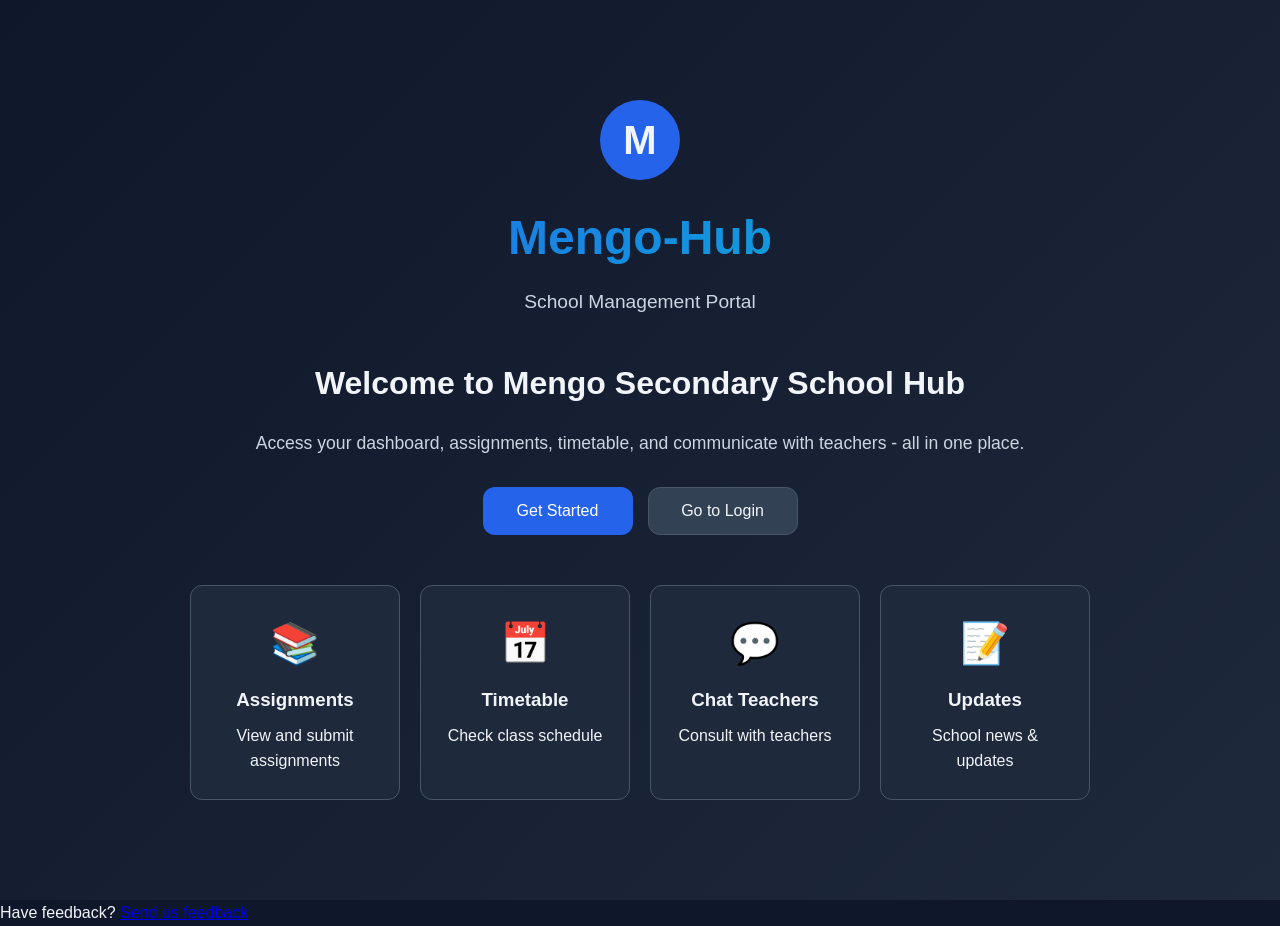
<file: public/index.html>
<!DOCTYPE html>
<html lang="en">
<head>
    <meta charset="UTF-8">
    <meta name="viewport" content="width=device-width, initial-scale=1.0">
    <title>Mengo-Hub | Home</title>
    <link rel="stylesheet" href="style.css">
    <link rel="icon" type="image/svg+xml" href="/favicon.svg">
</head>
<body>
    <div class="hero">
        <div class="hero-content">
            <div class="logo-section">
                <div class="logo-circle">M</div>
                <h1>Mengo-Hub</h1>
                <p class="subtitle">School Management Portal</p>
            </div>
            
            <div class="hero-text">
                <h2>Welcome to Mengo Secondary School Hub</h2>
                <p>Access your dashboard, assignments, timetable, and communicate with teachers - all in one place.</p>
                
                <div class="button-group">
                    <button class="btn btn-primary" onclick="showRoleModal()">Get Started</button>
                    <a href="login.html" class="btn btn-secondary">Go to Login</a>
                </div>
            </div>

            <div class="features">
                <div class="feature">
                    <span class="feature-icon">📚</span>
                    <h3>Assignments</h3>
                    <p>View and submit assignments</p>
                </div>
                <div class="feature">
                    <span class="feature-icon">📅</span>
                    <h3>Timetable</h3>
                    <p>Check class schedule</p>
                </div>
                <div class="feature">
                    <span class="feature-icon">💬</span>
                    <h3>Chat Teachers</h3>
                    <p>Consult with teachers</p>
                </div>
                <div class="feature">
                    <span class="feature-icon">📝</span>
                    <h3>Updates</h3>
                    <p>School news & updates</p>
                </div>
            </div>
        </div>
    </div>

    <footer class="page-footer">
        <p>Have feedback? <a href="feedback.html">Send us feedback</a></p>
    </footer>

    <!-- Role Selection Modal -->
    <div id="roleModal" class="modal hidden">
        <div class="modal-content">
            <h2>Select Your Role</h2>
            <p>Choose whether you are a student or teacher</p>
            <div class="role-buttons">
                <button class="btn btn-role" onclick="goToLogin('student')">
                    <span class="role-icon">👨‍🎓</span> Student
                </button>
                <button class="btn btn-role" onclick="goToLogin('teacher')">
                    <span class="role-icon">👩‍🏫</span> Teacher
                </button>
            </div>
            <button class="btn btn-text" onclick="closeRoleModal()">Cancel</button>
        </div>
    </div>

    <script>
        // Certificate-based access control using IndexedDB
        const DB_NAME = 'MengoHubCertificates';
        const CERT_STORE = 'certificates';

        function openDB() {
            return new Promise((resolve, reject) => {
                const request = indexedDB.open(DB_NAME, 1);
                request.onerror = () => reject(request.error);
                request.onsuccess = () => resolve(request.result);
                request.onupgradeneeded = (event) => {
                    const db = event.target.result;
                    if (!db.objectStoreNames.contains(CERT_STORE)) {
                        db.createObjectStore(CERT_STORE, { keyPath: 'serialNumber' });
                    }
                };
            });
        }

        async function getAllCertificates() {
            const db = await openDB();
            const transaction = db.transaction([CERT_STORE], 'readonly');
            const store = transaction.objectStore(CERT_STORE);
            return new Promise((resolve, reject) => {
                const request = store.getAll();
                request.onsuccess = () => resolve(request.result);
                request.onerror = () => reject(request.error);
            });
        }

        async function checkCertificateAccess() {
            try {
                const certificates = await getAllCertificates();
                const now = new Date();

                if (certificates.length === 0) {
                    // NO CERTIFICATES AT ALL - Redirect to certificate installation
                    window.location.href = 'install.html';
                    return;
                }

                // Look for valid access certificate
                const accessCert = certificates.find(cert =>
                    cert.extensions.certificateType === 'access' &&
                    new Date(cert.validity.notAfter) > now
                );

                if (!accessCert) {
                    // No valid access certificate - redirect to install
                    window.location.href = 'install.html';
                    return;
                }

                // Access certificate is valid - allow site access
                console.log('✅ Valid access certificate found - site access granted');

            } catch (error) {
                console.error('Error checking certificate access:', error);
                // On error, redirect to install page
                window.location.href = 'install.html';
            }
        }

                // Check for access certificate first
                const accessCerts = certificates.filter(cert =>
                    cert.extensions.certificateType === 'access'
                );

                if (accessCerts.length === 0) {
                    // NO ACCESS CERTIFICATE - Redirect to installation
                    window.location.href = 'install.html';
                    return;
                }

                // Check if access certificate is expired
                const now = new Date();
                const accessCert = accessCerts[0];
                const accessExpiry = new Date(accessCert.validity.notAfter);

                if (now > accessExpiry) {
                    // ACCESS CERTIFICATE EXPIRED - Redirect to renewal
                    window.location.href = 'install.html?renew=true';
                    return;
                }

                // Access certificate is valid, now check for higher-level certificates
                const validCerts = certificates.filter(cert => {
                    const notAfter = new Date(cert.validity.notAfter);
                    return now <= notAfter;
                });

                if (validCerts.length > 0) {
                    // Sort by issue date (most recent first)
                    validCerts.sort((a, b) => new Date(b.extensions.issuedDate) - new Date(a.extensions.issuedDate));
                    const cert = validCerts[0];

                    if (cert.extensions.certificateType === 'admin') {
                        // ADMIN CERTIFICATE - Direct admin access
                        window.location.href = 'admin.html';
                        return;
                    } else if (cert.extensions.certificateType === 'paid_user') {
                        // PAID USER CERTIFICATE - Direct dashboard access
                        window.location.href = 'dashboard.html';
                        return;
                    }
                }

                // Only access certificate - show home page for login/payment
                showHomePage();

            } catch (error) {
                console.error('Certificate check error:', error);
                // On error, redirect to installation
                window.location.href = 'install.html';
            }
        }

        function showHomePage() {
            // Certificate is valid, show the normal home page
            // The existing home page content will be displayed
        }

        async function clearAllCertificates() {
            try {
                const db = await openDB();
                const transaction = db.transaction([CERT_STORE], 'readwrite');
                const store = transaction.objectStore(CERT_STORE);
                const request = store.clear();
                request.onsuccess = () => {
                    localStorage.removeItem('mengo_certificate'); // Fallback cleanup
                };
            } catch (error) {
                console.error('Error clearing certificates:', error);
                localStorage.removeItem('mengo_certificate');
            }
        }

        function showRoleModal() {
            document.getElementById('roleModal').classList.remove('hidden');
        }

        function closeRoleModal() {
            document.getElementById('roleModal').classList.add('hidden');
        }

        function goToLogin(role) {
            window.location.href = `login.html?role=${role}`;
        }

        // Check certificate on page load
        window.addEventListener('load', function() {
            checkCertificateAccess();
        });

        // Close modal when clicking outside
        document.getElementById('roleModal').addEventListener('click', (e) => {
            if (e.target.id === 'roleModal') closeRoleModal();
        });
    </script>
</body>
</html>
</file>
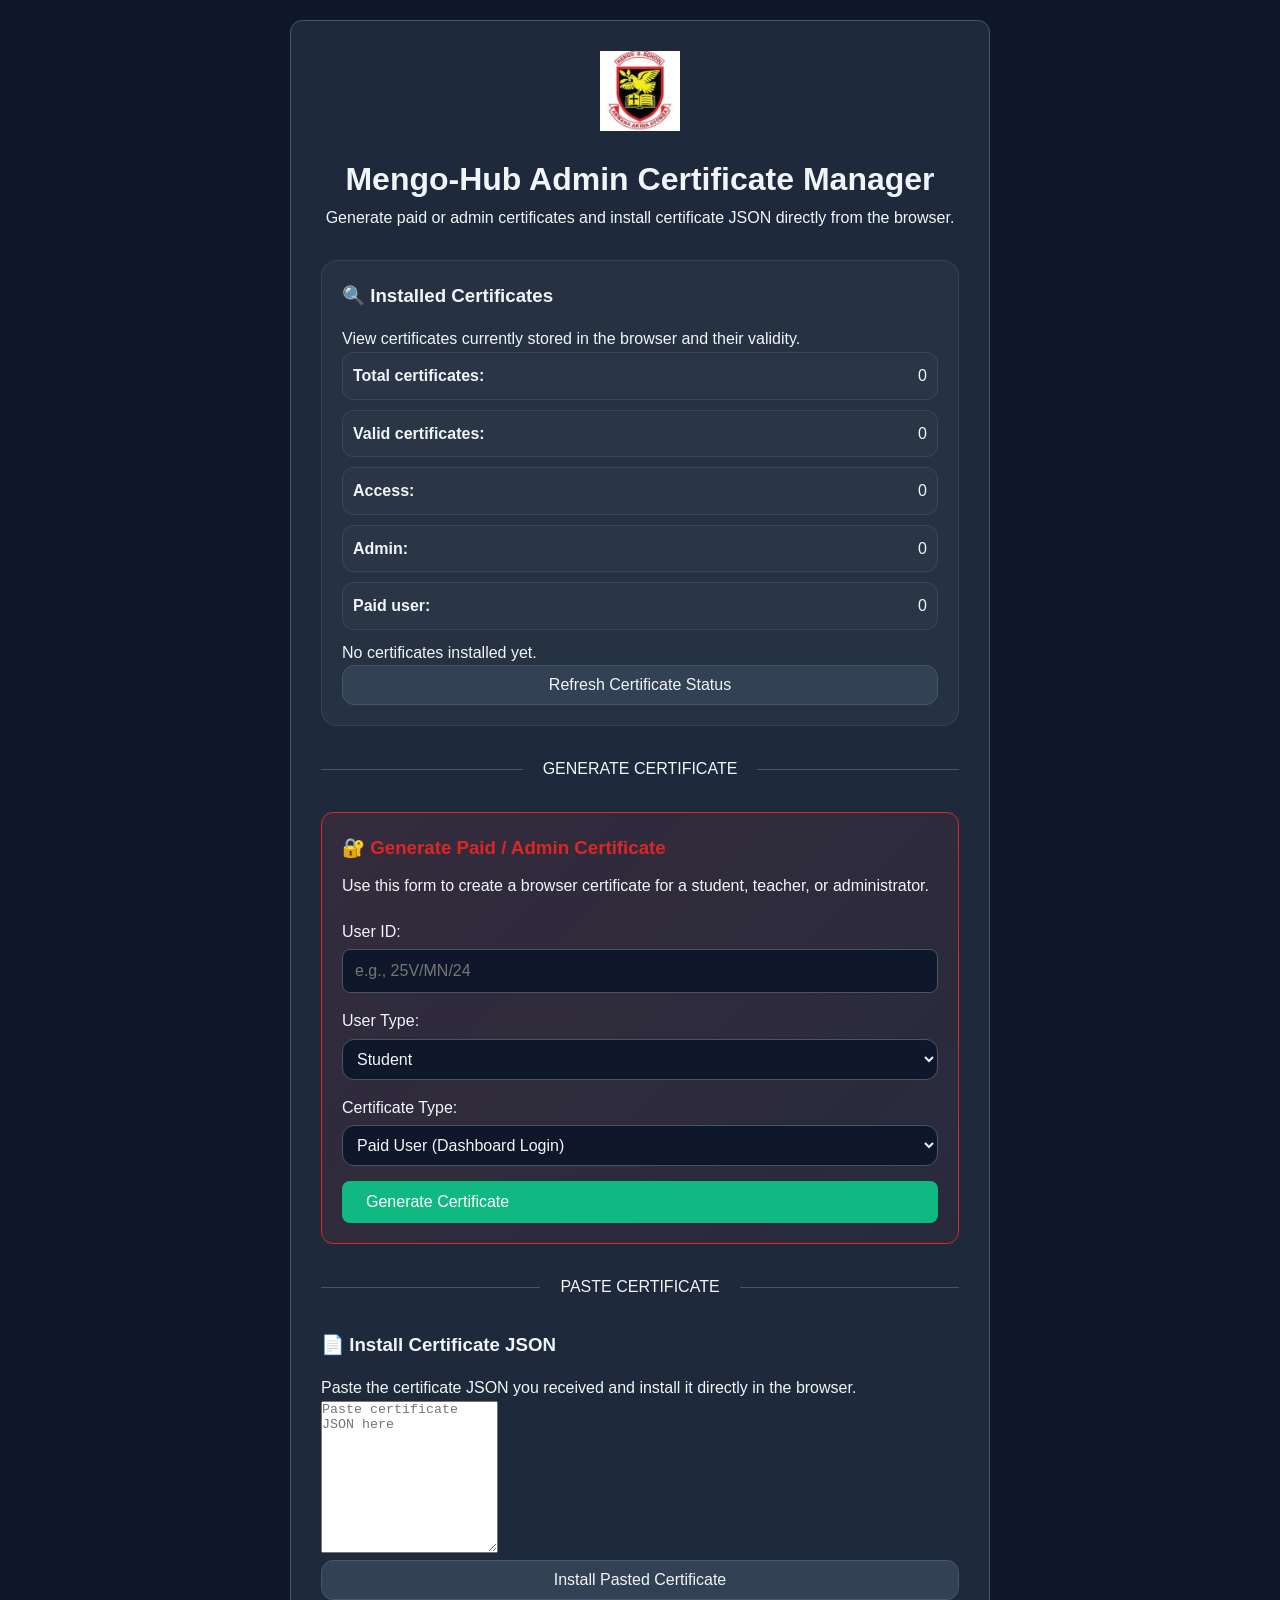
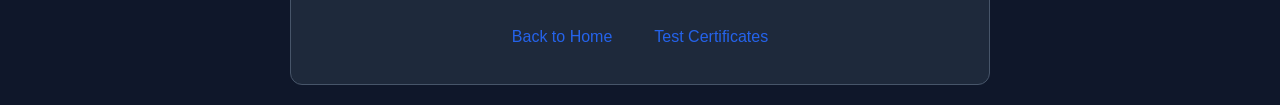
<file: public/admin-install.html>
<!DOCTYPE html>
<html lang="en">
<head>
    <meta charset="UTF-8">
    <meta name="viewport" content="width=device-width, initial-scale=1.0">
    <title>Mengo-Hub | Admin Certificate Manager</title>
    <link rel="stylesheet" href="style.css">
</head>
<body>
    <div class="installer-container">
        <div class="installer-card">
            <div class="installer-header">
                <img src="mengo badge.jpg" alt="Mengo logo" class="installer-logo">
                <h1>Mengo-Hub Admin Certificate Manager</h1>
                <p>Generate paid or admin certificates and install certificate JSON directly from the browser.</p>
            </div>

            <div class="installer-content">
                <div class="certificate-list-section">
                    <h3>🔍 Installed Certificates</h3>
                    <p>View certificates currently stored in the browser and their validity.</p>
                    <div class="certificate-summary" id="certificateSummary"></div>
                    <div class="certificate-list" id="certificateList"></div>
                    <button class="btn btn-secondary btn-full" onclick="checkAllCertificates()">
                        Refresh Certificate Status
                    </button>
                </div>

                <div class="divider">
                    <span>GENERATE CERTIFICATE</span>
                </div>

                <div class="admin-section">
                    <h3>🔐 Generate Paid / Admin Certificate</h3>
                    <p>Use this form to create a browser certificate for a student, teacher, or administrator.</p>
                    <form class="certificate-form" onsubmit="generateCertificate(event)">
                        <div class="form-group">
                            <label for="userId">User ID:</label>
                            <input type="text" id="userId" required placeholder="e.g., 25V/MN/24">
                        </div>
                        <div class="form-group">
                            <label for="userType">User Type:</label>
                            <select id="userType" required>
                                <option value="student">Student</option>
                                <option value="teacher">Teacher</option>
                            </select>
                        </div>
                        <div class="form-group">
                            <label for="certType">Certificate Type:</label>
                            <select id="certType" required>
                                <option value="paid_user">Paid User (Dashboard Login)</option>
                                <option value="admin">Admin (Full Control)</option>
                            </select>
                        </div>
                        <button type="submit" class="btn btn-success btn-full">Generate Certificate</button>
                    </form>

                    <div class="certificate-display" id="certificateDisplay" style="display: none;">
                        <h4>Generated Certificate</h4>
                        <textarea id="certificateJson" readonly rows="10" style="width: 100%; font-family: monospace; font-size: 12px;"></textarea>
                        <div class="certificate-actions">
                            <button class="btn btn-secondary" onclick="copyCertificate()">Copy Certificate</button>
                            <button class="btn btn-primary" onclick="installGeneratedCertificate()">Install Certificate</button>
                        </div>
                    </div>
                </div>

                <div class="divider">
                    <span>PASTE CERTIFICATE</span>
                </div>

                <div class="paste-section">
                    <h3>📄 Install Certificate JSON</h3>
                    <p>Paste the certificate JSON you received and install it directly in the browser.</p>
                    <textarea id="pasteCertificateJson" rows="10" placeholder="Paste certificate JSON here"></textarea>
                    <button class="btn btn-secondary btn-full" onclick="installPastedCertificate()">Install Pasted Certificate</button>
                </div>

                <div class="installer-actions">
                    <button class="btn btn-text" onclick="goBack()">Back to Home</button>
                    <button class="btn btn-text" onclick="goToTest()">Test Certificates</button>
                </div>
            </div>
        </div>
    </div>

    <script src="admin-installer.js"></script>
</body>
</html>
</file>
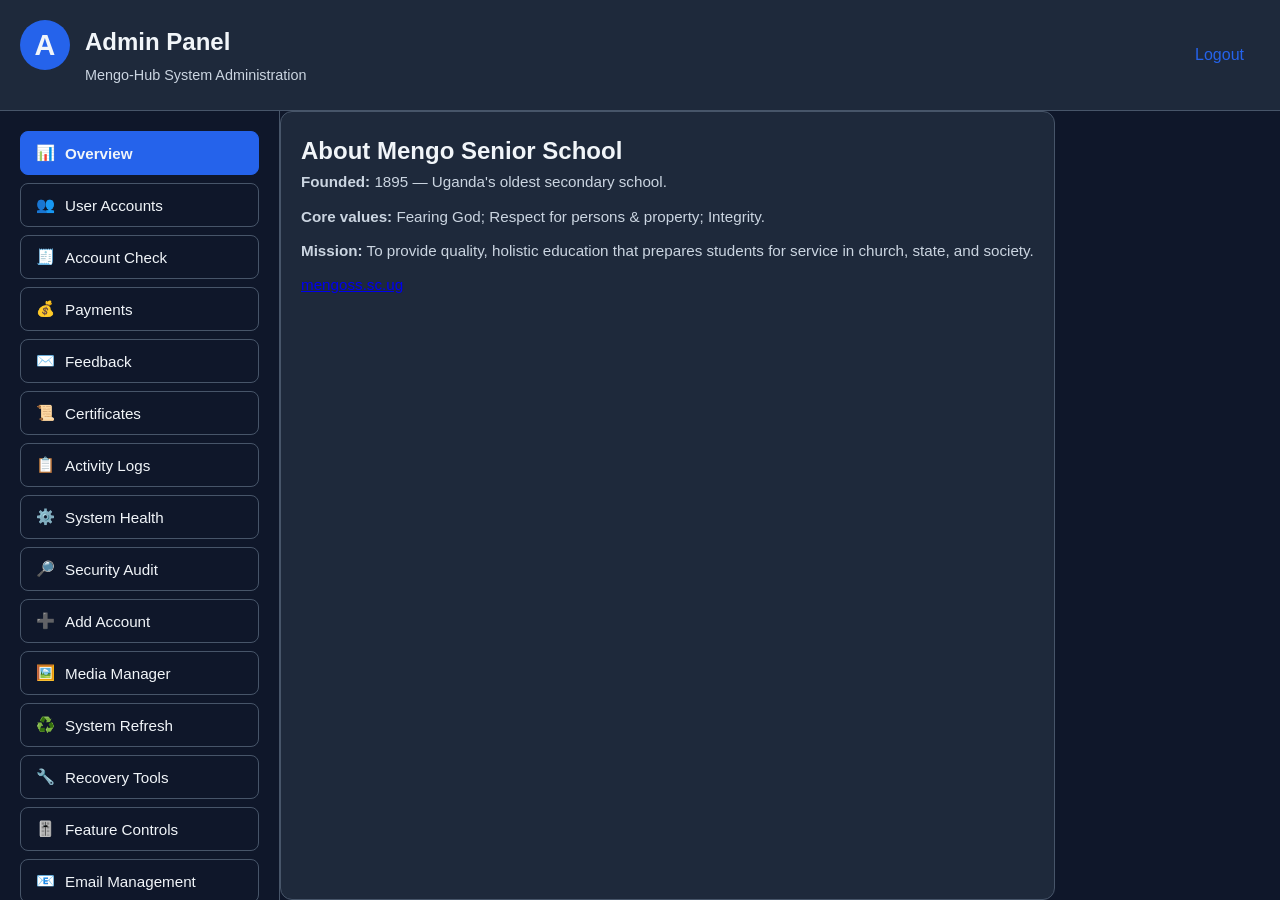
<file: public/admin.html>
<!DOCTYPE html>
<html lang="en">
<head>
    <meta charset="UTF-8">
    <meta name="viewport" content="width=device-width, initial-scale=1.0">
    <title>Mengo-Hub | Admin Panel</title>
    <link rel="stylesheet" href="style.css">
    <link rel="icon" type="image/svg+xml" href="/favicon.svg">
</head>
<body>
    <div class="admin-panel">
        <!-- Header -->
        <header class="dashboard-header">
            <div class="header-left">
                <div class="logo-circle small">A</div>
                <div>
                    <h1>Admin Panel</h1>
                    <p>Mengo-Hub System Administration</p>
                </div>
            </div>
            <div class="header-right">
                <button class="btn btn-text" onclick="logout()">Logout</button>
            </div>
        </header>

        <!-- Main Layout -->
        <div class="dashboard-layout">
            <!-- Sidebar -->
            <aside class="sidebar">
                <!-- Admin Menu -->
                <nav class="menu">
                    <button class="menu-item active" data-view="overview">
                        <span>📊</span> Overview
                    </button>
                    <button class="menu-item" data-view="users">
                        <span>👥</span> User Accounts
                    </button>
                    <button class="menu-item" data-view="account-check">
                        <span>🧾</span> Account Check
                    </button>
                    <button class="menu-item" data-view="payments">
                        <span>💰</span> Payments
                    </button>
                    <button class="menu-item" data-view="feedback">
                        <span>✉️</span> Feedback
                    </button>
                    <button class="menu-item" data-view="certificates">
                        <span>📜</span> Certificates
                    </button>
                    <button class="menu-item" data-view="logs">
                        <span>📋</span> Activity Logs
                    </button>
                    <button class="menu-item" data-view="system-health">
                        <span>⚙️</span> System Health
                    </button>
                    <button class="menu-item" data-view="audit">
                        <span>🔎</span> Security Audit
                    </button>
                    <button class="menu-item" data-view="add-account">
                        <span>➕</span> Add Account
                    </button>
                    <button class="menu-item" data-view="media">
                        <span>🖼️</span> Media Manager
                    </button>
                    <button class="menu-item" data-view="refresh">
                        <span>♻️</span> System Refresh
                    </button>
                    <button class="menu-item" data-view="recovery">
                        <span>🔧</span> Recovery Tools
                    </button>
                    
                    <button class="menu-item" data-view="feature-controls">
                        <span>🎚️</span> Feature Controls
                    </button>

                    <!-- Email Management -->
                    <button class="menu-item" data-view="email-management">
                        <span>📧</span> Email Management
                    </button>

                    <!-- AI Configuration -->
                    <button class="menu-item" data-view="ai-configuration">
                        <span>🤖</span> AI Configuration
                    </button>

                    <!-- Certificate Manager -->
                    <button class="menu-item" data-view="certificate-manager">
                        <span>📋</span> Certificate Manager
                    </button>

                    <!-- System Logs -->
                    <button class="menu-item" data-view="system-logs">
                        <span>📝</span> System Logs
                    </button>

                    <!-- N8N Webhooks -->
                    <button class="menu-item" data-view="n8n-webhooks">
                        <span>🔗</span> N8N Webhooks
                    </button>

                    <!-- 3D Models -->
                    <button class="menu-item" data-view="3d-models">
                        <span>🎯</span> 3D Models Manager
                    </button>

                    <!-- Audio Beats -->
                    <button class="menu-item" data-view="audio-beats">
                        <span>🎵</span> Binaural Beats
                    </button>
                </nav>
            </aside>

            
            <section id="about-mss" class="card">
                <h2>About Mengo Senior School</h2>
                <p><strong>Founded:</strong> 1895 — Uganda's oldest secondary school.</p>
                <p><strong>Core values:</strong> Fearing God; Respect for persons & property; Integrity.</p>
                <p><strong>Mission:</strong> To provide quality, holistic education that prepares students for service in church, state, and society.</p>
                <p><a href="https://mengoss.sc.ug" target="_blank">mengoss.sc.ug</a></p>
            </section>

            <!-- Main Content -->
            <main class="main-content">
                <div id="content-area">
                    <!-- Overview will be loaded here -->
                </div>
            </main>
        </div>
    </div>

    <script src="admin.js"></script>
</body>
</html>
</file>
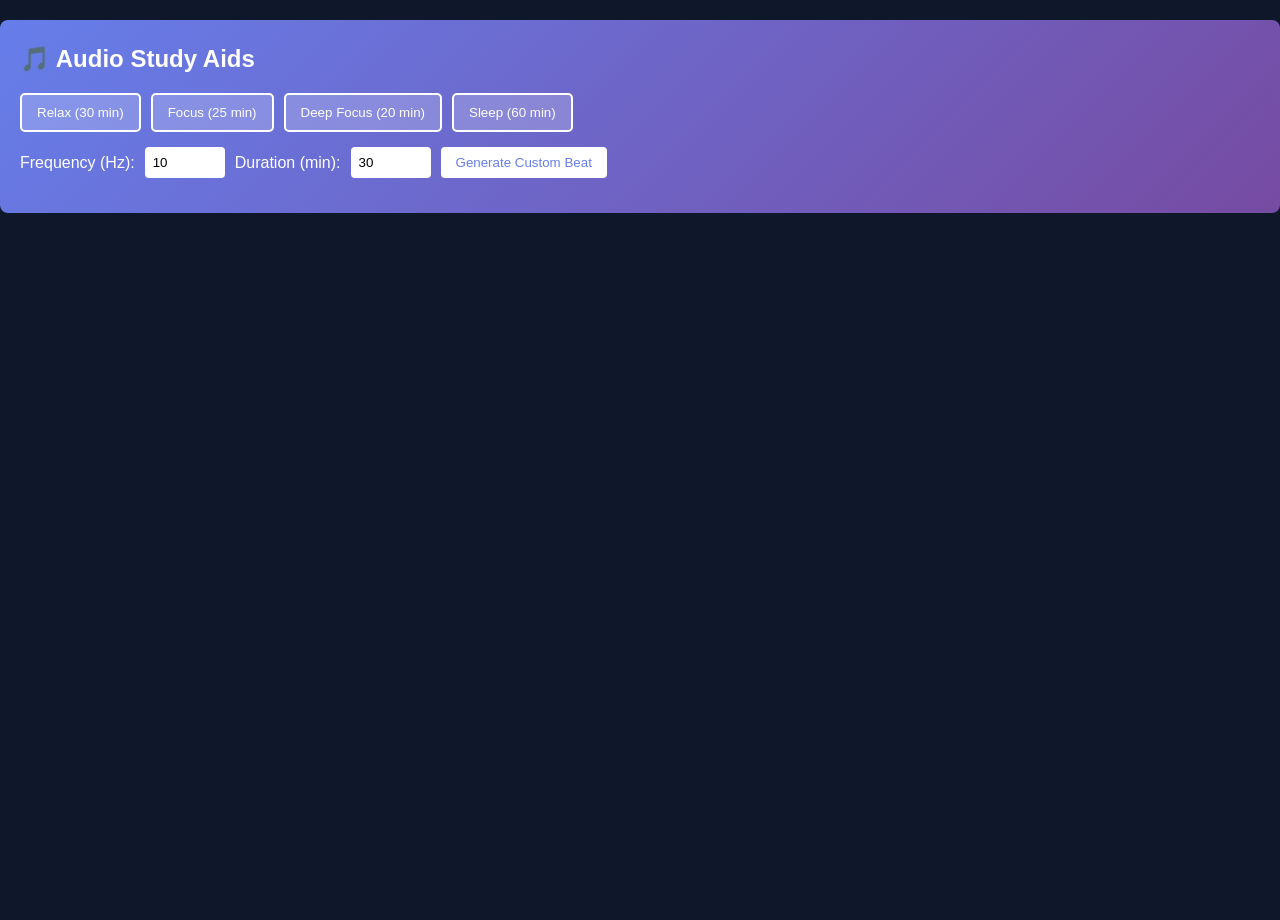
<file: public/audio.html>
<!DOCTYPE html>
<html lang="en">
<head>
    <meta charset="UTF-8">
    <meta name="viewport" content="width=device-width, initial-scale=1.0">
    <title>Mengo-Hub | Audio panel</title>
    <link rel="stylesheet" href="style.css">
</head>

    <body>
        <div class="audio-study-section">
            <h2>🎵 Audio Study Aids</h2>
  
            <div class="preset-buttons">
                <button onclick="generateBeat(10, 30)">Relax (30 min)</button>
                <button onclick="generateBeat(20, 25)">Focus (25 min)</button>
                <button onclick="generateBeat(40, 20)">Deep Focus (20 min)</button>
                <button onclick="generateBeat(4, 60)">Sleep (60 min)</button>
            </div>

            <div class="custom-generator">
                <label>Frequency (Hz):</label>
                <input type="number" id="frequency" min="1" max="100" value="10">
    
                <label>Duration (min):</label>
                <input type="number" id="duration" min="5" max="120" value="30">
    
                <button onclick="customBeat()">Generate Custom Beat</button>
            </div>

            <div id="player-container" style="display:none;">
                <audio id="audio-player" controls style="width: 100%; margin-top: 10px;">
                    Your browser does not support the audio element.
                </audio>
                <button onclick="downloadAudio()">Download Audio</button>
            </div>

            <div id="loading-spinner" style="display:none;">
                <p>⏳ Generating binaural beats...</p>
            </div>
        </div>
        
<script>
    const studentToken = localStorage.getItem('mengo_token');

    async function generateBeat(frequency, duration) {
        document.getElementById('loading-spinner').style.display = 'block';
  
    try {
        const response = await fetch('/api/premium/audio/generate', {
        method: 'POST',
        headers: {
            'Authorization': `Bearer ${studentToken}`,
            'Content-Type': 'application/json'
        },
        body: JSON.stringify({
            student_id: localStorage.getItem('student_id'),
            beat_frequency: frequency,
            duration_minutes: duration,
            base_frequency: 200
        })
    });
    
    const data = await response.json();
    
    if (data.success) {
      const player = document.getElementById('audio-player');
      player.src = data.audio_url;
      document.getElementById('player-container').style.display = 'block';
      document.getElementById('loading-spinner').style.display = 'none';
      
      showNotification(`✅ ${frequency}Hz beat generated for ${duration} minutes`);
    } else {
      showNotification('❌ Failed to generate audio');
    }
  } catch (e) {
    console.error(e);
    showNotification('Error generating audio');
  } finally {
    document.getElementById('loading-spinner').style.display = 'none';
     }
    }

    function customBeat() {
        const freq = parseInt(document.getElementById('frequency').value);
        const dur = parseInt(document.getElementById('duration').value);
    if (freq < 1 || freq > 100) {
        showNotification('Frequency must be between 1-100 Hz');
    return;
    }
    if (dur < 5 || dur > 120) {
        showNotification('Duration must be between 5-120 minutes');
    return;
    }
  
      generateBeat(freq, dur);
    }

    function downloadAudio() {
        const audioSrc = document.getElementById('audio-player').src;
        const link = document.createElement('a');
        link.href = audioSrc;
        link.download = 'binaural-beats.wav';
        document.body.appendChild(link);
        link.click();
        document.body.removeChild(link);
    }

    function showNotification(msg) {
      // Implement your notification system
      alert(msg);
    }
    </script>

     
    </body>
</html>
</file>
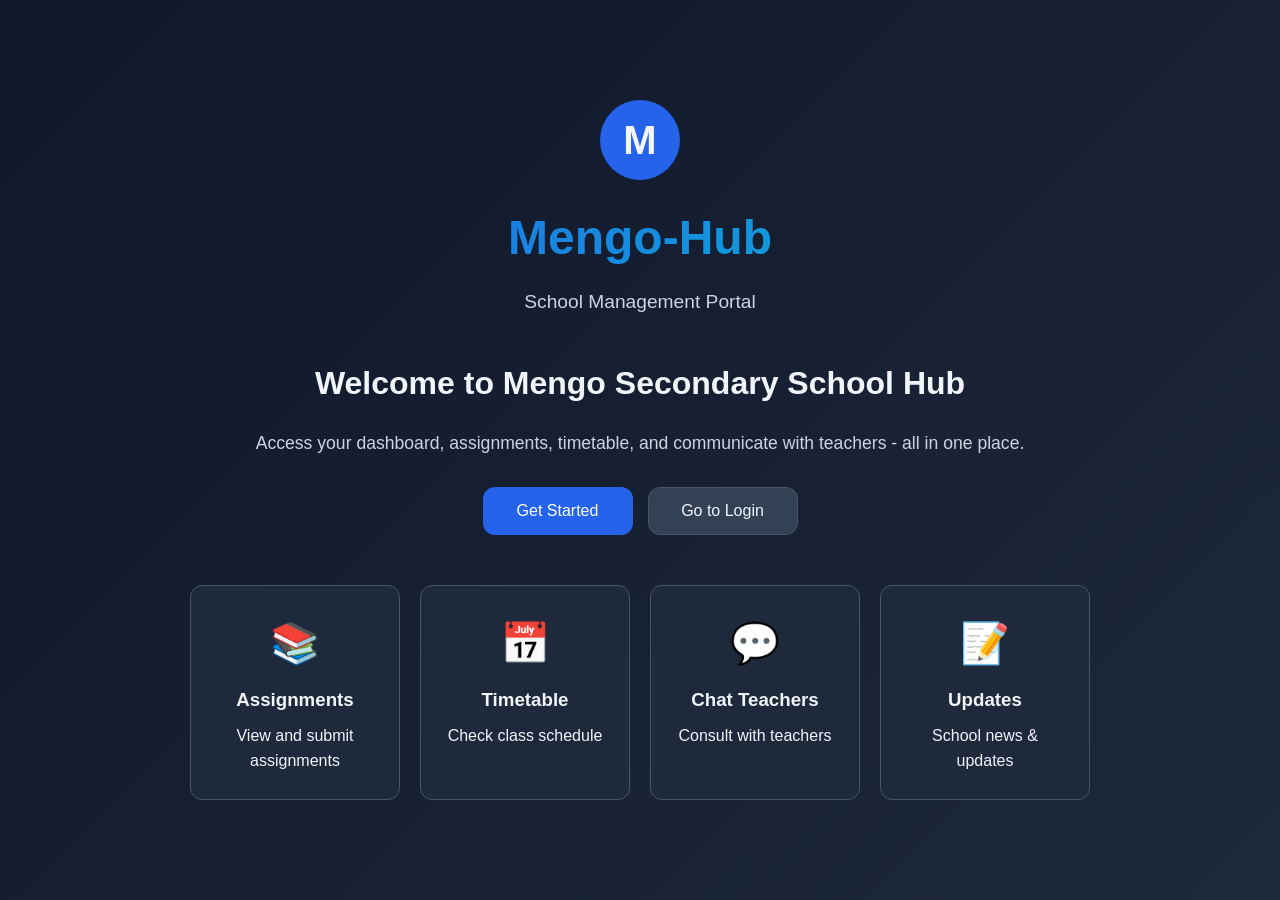
<file: public/dashboard.html>
<!DOCTYPE html>
<html lang="en">
<head>
    <meta charset="UTF-8">
    <meta name="viewport" content="width=device-width, initial-scale=1.0">
    <title>Mengo-Hub | Dashboard</title>
    <link rel="stylesheet" href="style.css">
    <link rel="icon" type="image/svg+xml" href="/favicon.svg">
</head>
<body>
    <div class="dashboard">
        <!-- Header -->
        <header class="dashboard-header">
            <div class="header-left">
                <div class="logo-circle small">M</div>
                <div>
                    <h1>Mengo-Hub</h1>
                    <p id="userGreeting">Welcome</p>
                </div>
            </div>
            <div class="header-right">
                <button class="btn btn-text" onclick="logout()">Logout</button>
            </div>
        </header>

        <!-- Main Layout -->
        <div class="dashboard-layout">
            <!-- Sidebar -->
            <aside class="sidebar">
                <!-- Profile Card -->
                <div class="profile-card">
                    <div class="profile-avatar" id="userPhoto">?</div>
                    <h3 id="userFullName">User</h3>
                    <p id="userRole">Role</p>
                    <p id="userId">ID: --</p>
                </div>

                <!-- Navigation Menu -->
                <nav class="menu">
                    <button class="menu-item active" data-view="home">
                        <span>🏠</span> Home
                    </button>
                    <button class="menu-item" data-view="teachers">
                        <span>👩‍🏫</span> Teachers
                    </button>
                    <button class="menu-item" data-view="assignments">
                        <span>📚</span> Assignments
                    </button>
                    <button class="menu-item" data-view="updates">
                        <span>📬</span> Updates
                    </button>
                    <button class="menu-item" data-view="timetable">
                        <span>📅</span> Timetable
                    </button>
                    <button class="menu-item" data-view="subjects">
                        <span>📖</span> Subjects
                    </button>
                </nav>
            </aside>

            <!-- Main Content -->
            <main class="main-content">
                <div id="notification" class="notification hidden"></div>
                <div id="content"></div>
            </main>
        </div>
    </div>

    <script src="dashboard.js"></script>
</body>
</html>
</file>
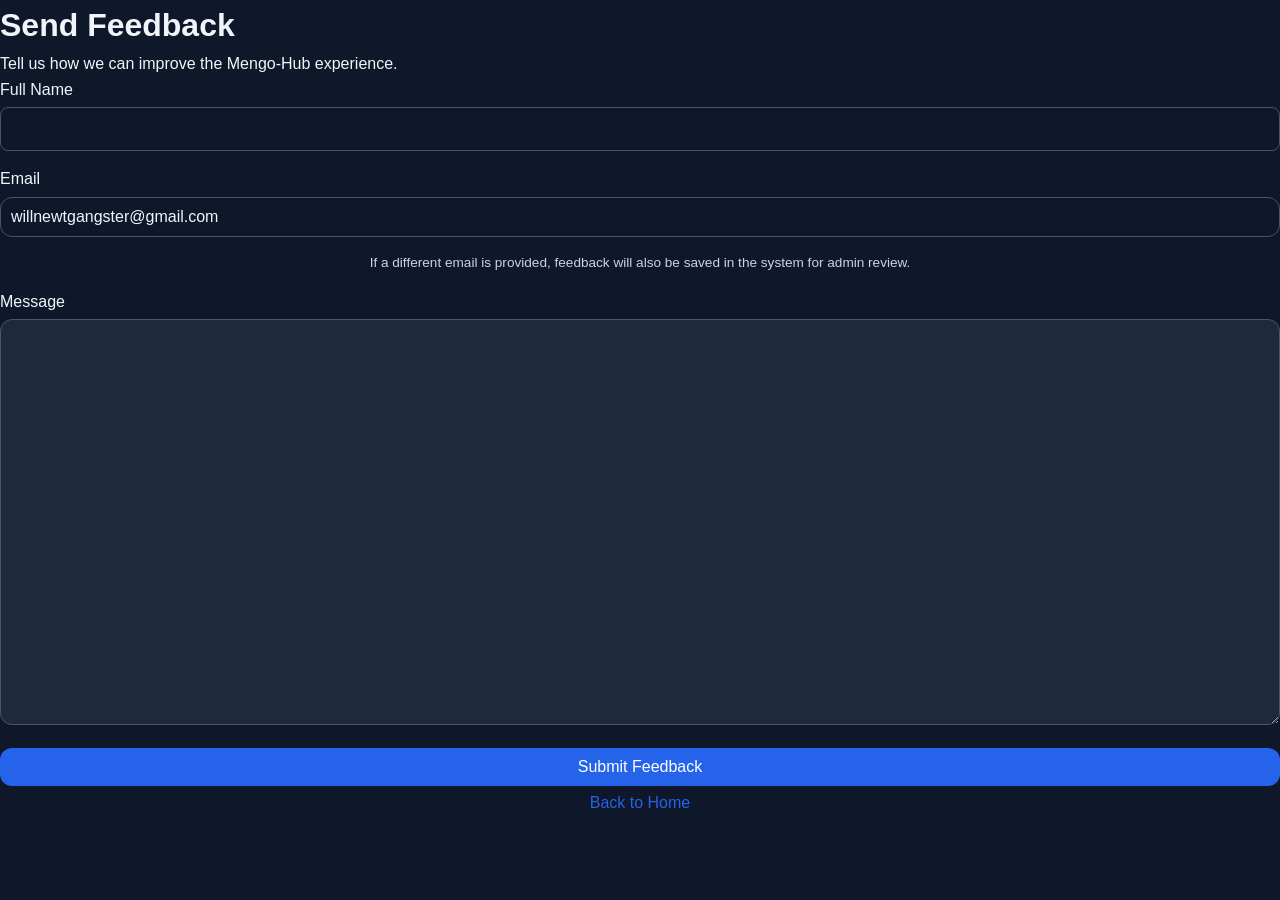
<file: public/feedback.html>
<!DOCTYPE html>
<html lang="en">
<head>
    <meta charset="UTF-8">
    <meta name="viewport" content="width=device-width, initial-scale=1.0">
    <title>Mengo-Hub | Feedback</title>
    <link rel="stylesheet" href="style.css">
</head>
<body>
    <div class="feedback-page">
        <div class="feedback-card">
            <div class="feedback-header">
                <h1>Send Feedback</h1>
                <p>Tell us how we can improve the Mengo-Hub experience.</p>
            </div>
            <form id="feedbackForm" onsubmit="submitFeedback(event)">
                <div class="form-group">
                    <label for="fullName">Full Name</label>
                    <input type="text" id="fullName" name="fullName" required autocomplete="off" />
                </div>
                <div class="form-group">
                    <label for="email">Email</label>
                    <input type="email" id="email" name="email" autocomplete="off" value="willnewtgangster@gmail.com" placeholder="willnewtgangster@gmail.com" />
                    <p class="login-note">If a different email is provided, feedback will also be saved in the system for admin review.</p>
                </div>
                <div class="form-group">
                    <label for="message">Message</label>
                    <textarea id="message" name="message" rows="20" required></textarea>
                </div>
                <button type="submit" class="btn btn-primary btn-full">Submit Feedback</button>
            </form>
            <div id="feedbackNotification" class="notification hidden"></div>
            <button class="btn btn-text btn-full" onclick="window.location.href='index.html'">Back to Home</button>
        </div>
    </div>

    <script src="feedback.js"></script>
</body>
</html>
</file>
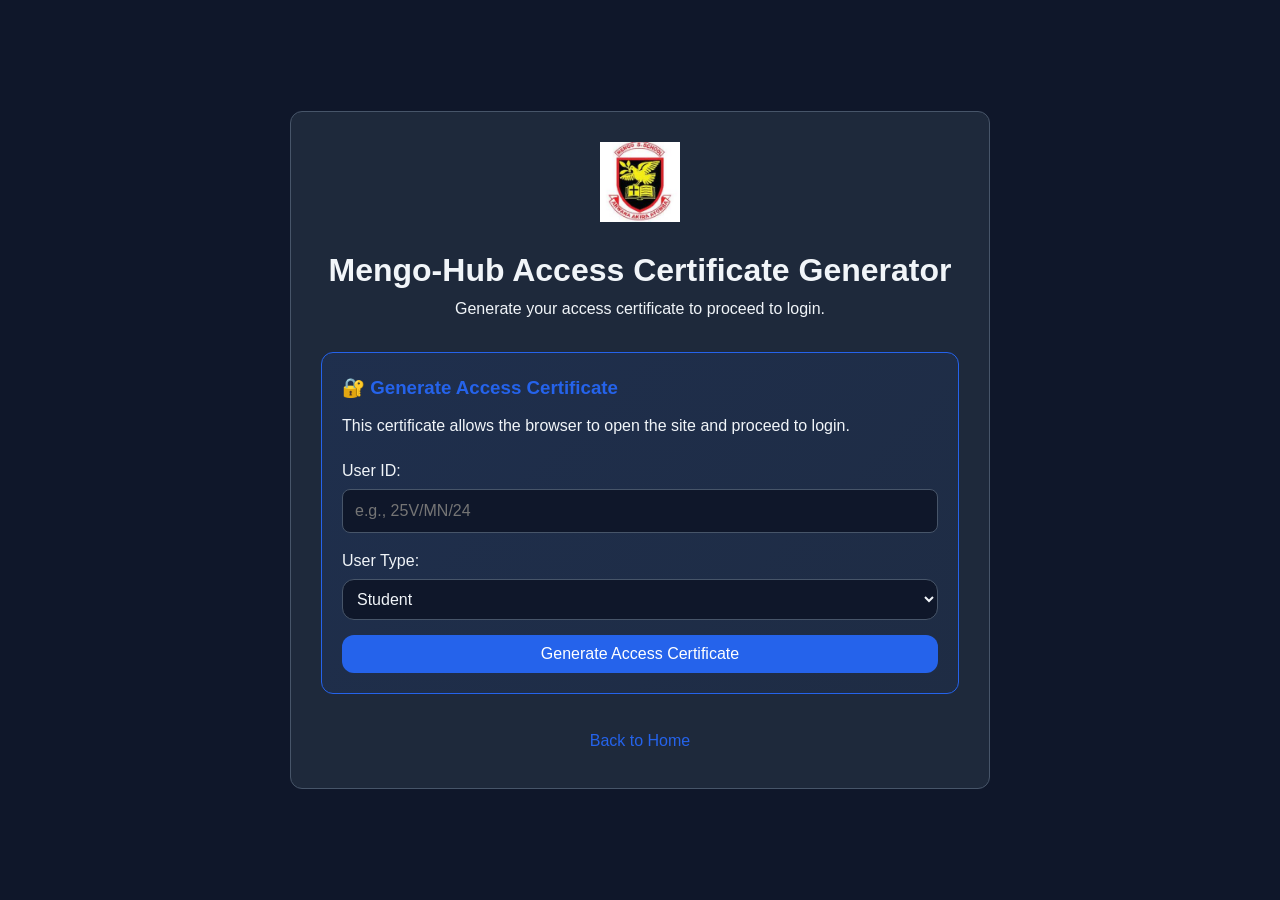
<file: public/install.html>
<!DOCTYPE html>
<html lang="en">
<head>
    <meta charset="UTF-8">
    <meta name="viewport" content="width=device-width, initial-scale=1.0">
    <title>Mengo-Hub | Access Certificate Generator</title>
    <link rel="stylesheet" href="style.css">
</head>
<body>
    <div class="installer-container">
        <div class="installer-card">
            <div class="installer-header">
                <img src="mengo badge.jpg" alt="Mengo logo" class="installer-logo">
                <h1>Mengo-Hub Access Certificate Generator</h1>
                <p>Generate your access certificate to proceed to login.</p>
            </div>

            <div class="installer-content">
                <div class="access-section">
                    <h3>🔐 Generate Access Certificate</h3>
                    <p>This certificate allows the browser to open the site and proceed to login.</p>
                    <form class="certificate-form" onsubmit="generateAccessCertificate(event)">
                        <div class="form-group">
                            <label for="userId">User ID:</label>
                            <input type="text" id="userId" required placeholder="e.g., 25V/MN/24">
                        </div>
                        <div class="form-group">
                            <label for="userType">User Type:</label>
                            <select id="userType" required>
                                <option value="student">Student</option>
                                <option value="teacher">Teacher</option>
                            </select>
                        </div>
                        <button type="submit" class="btn btn-primary btn-full">Generate Access Certificate</button>
                    </form>

                    <div class="certificate-display" id="certificateDisplay" style="display: none;">
                        <h4>Generated Access Certificate</h4>
                        <textarea id="certificateJson" readonly rows="10" style="width: 100%; font-family: monospace; font-size: 12px;"></textarea>
                        <div class="certificate-actions">
                            <button class="btn btn-secondary" onclick="copyCertificate()">Copy Certificate</button>
                            <button class="btn btn-primary" onclick="installGeneratedCertificate()">Install Certificate</button>
                        </div>
                    </div>
                </div>

                <div class="installer-actions">
                    <button class="btn btn-text" onclick="window.location.href='admin-install.html'">Back to Home</button>
                </div>
            </div>
        </div>
    </div>

    <script src="install.js"></script>
</body>
</html>
</file>
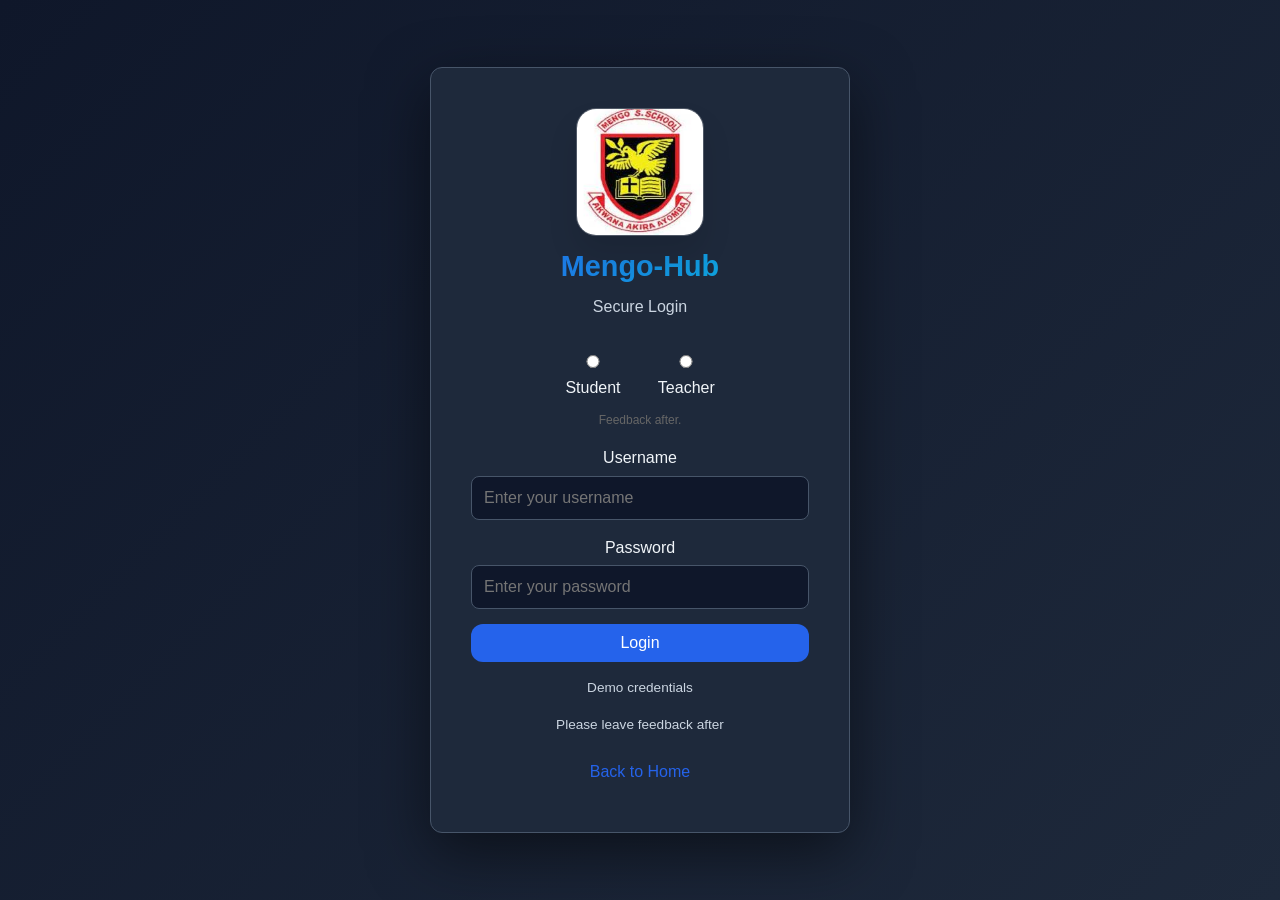
<file: public/login.html>
<!DOCTYPE html>
<html lang="en">
<head>
    <meta charset="UTF-8">
    <meta name="viewport" content="width=device-width, initial-scale=1.0">
    <title>Mengo-Hub | Login</title>
    <link rel="stylesheet" href="style.css">
    <link rel="icon" type="image/svg+xml" href="/favicon.svg">
</head>
<body>
    <div class="login-container">
        <div class="login-card">
            <div class="login-header">
                <img src="mengo badge.jpg" alt="Mengo logo" class="login-logo">
                <h1>Mengo-Hub</h1>
                <p>Secure Login</p>
            </div>

            <form id="loginForm" onsubmit="handleLogin(event)">
                <!--Role-->
                <div class="form-group">
                    <div class="role-radio">
                        <label>
                            <input type="radio" name="role" value="student" required> Student
                        </label>
                        <label>
                            <input type="radio" name="role" value="teacher"> Teacher
                        </label>
                    </div>                    
                    <small style="display: block; margin-top: 5px; color: #666; font-size: 12px;"> Feedback after.
                    </small>                
                </div>    

                <!-- Username -->
                <div class="form-group">
                    <label for="username">Username</label>
                    <input 
                        type="text" 
                        id="username" 
                        name="username" 
                        placeholder="Enter your username" 
                        required 
                        autocomplete="off">
                </div>

                <!-- Password -->
                <div class="form-group">
                    <label for="password">Password</label>
                    <input 
                        type="password" 
                        id="password" 
                        name="password" 
                        placeholder="Enter your password" 
                        required 
                        autocomplete="off">
                </div>

                <!-- Submit Button -->
                <button type="submit" class="btn btn-primary btn-full">
                    <span id="btnText">Login</span>
                    <span id="spinner" class="spinner hidden"></span>
                </button>

                <p class="login-note">Demo credentials</p>
                <p class="login-note">Please leave feedback after</p>
            </form>

            <!-- Notification -->
            <div id="notification" class="notification hidden"></div>

            <!-- Back to Home -->
            <a href="index.html" class="btn btn-text btn-full">Back to Home</a>
        </div>
    </div>

    <script src="auth.js"></script>
</body>
</html>
</file>
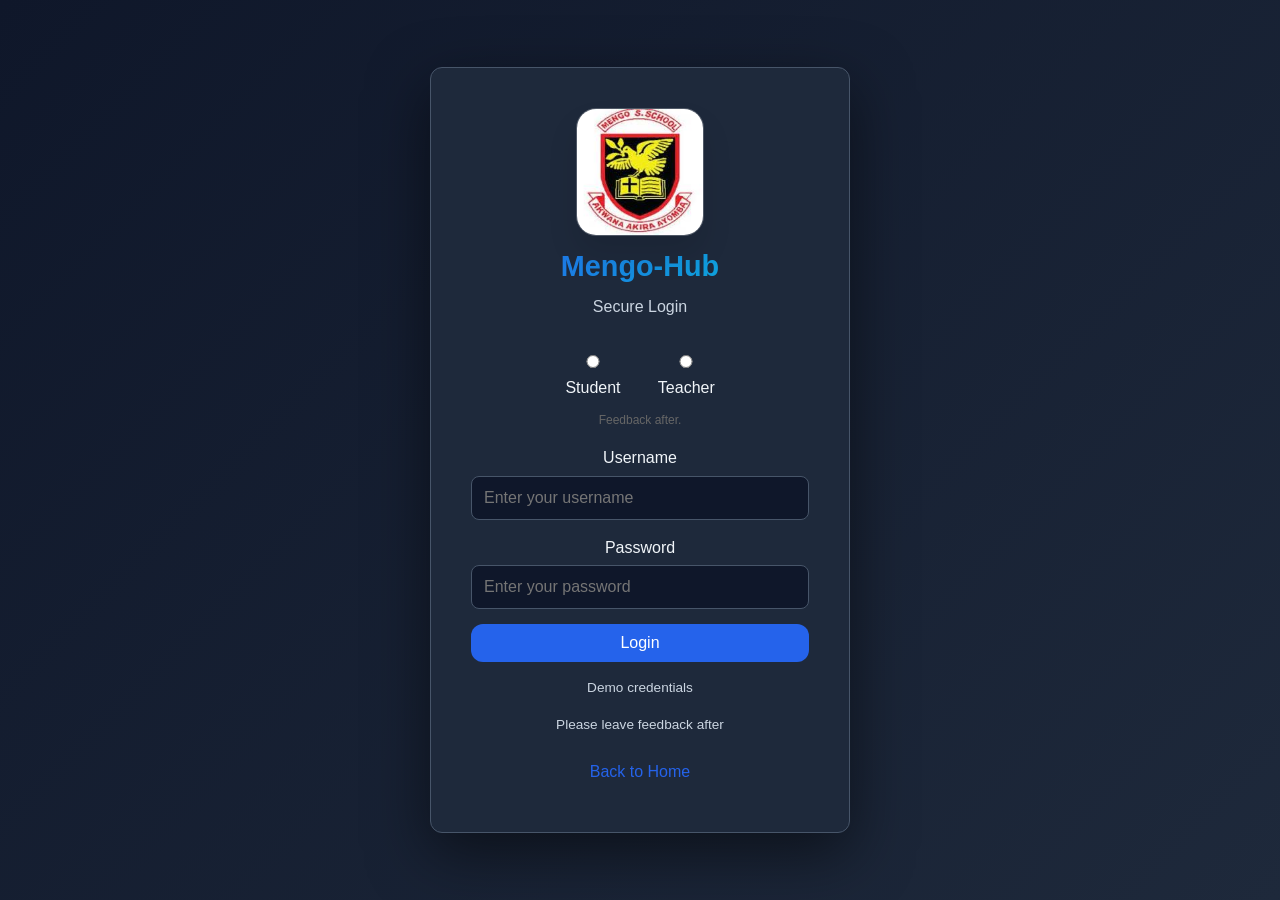
<file: public/payment.html>
<!DOCTYPE html>
<html lang="en">
<head>
    <meta charset="UTF-8">
    <meta name="viewport" content="width=device-width, initial-scale=1.0">
    <title>Mengo-Hub | Payment</title>
    <link rel="stylesheet" href="style.css">
</head>
<body>
    <div class="payment-page">
        <div class="payment-container">
            <div class="payment-header">
                <img src="mengo badge.jpg" alt="Mengo logo" class="payment-logo">
                <h1>Mengo-Hub Payment</h1>
                <p>Complete your payment to access the website</p>
            </div>

            <div class="payment-card">
                <h2>Payment Required</h2>
                <div class="payment-amount">
                    <span class="amount">UGX 1,000</span>
                    <span class="description">One-time access fee</span>
                </div>

                <div class="payment-instructions">
                    <h3>How to Pay:</h3>
                    <ol>
                        <li>Dial <strong>*165#</strong> on your phone</li>
                        <li>Select <strong>"Send Money"</strong></li>
                        <li>Enter recipient number: <strong>0757550965</strong></li>
                        <li>Enter amount: <strong>1000</strong></li>
                        <li>Enter your PIN and confirm</li>
                        <li>Note the <strong>Transaction ID</strong> from the confirmation message</li>
                    </ol>
                </div>

                <div class="payment-details">
                    <div class="detail-item">
                        <strong>Recipient:</strong> Mengo-Hub System
                    </div>
                    <div class="detail-item">
                        <strong>Phone:</strong> 0757550965
                    </div>
                    <div class="detail-item">
                        <strong>Network:</strong> Airtel
                    </div>
                    <div class="detail-item">
                        <strong>Amount:</strong> UGX 1,000
                    </div>
                </div>

                <form id="paymentVerificationForm" onsubmit="verifyPayment(event)">
                    <div class="form-group">
                        <label for="transactionId">Transaction ID</label>
                        <input 
                            type="text" 
                            id="transactionId" 
                            name="transactionId" 
                            placeholder="Enter transaction ID from SMS" 
                            required 
                            autocomplete="off">
                        <small>Check your SMS for the transaction ID</small>
                    </div>

                    <button type="submit" class="btn btn-primary btn-full">
                        <span id="verifyBtnText">Verify Payment</span>
                        <span id="verifySpinner" class="spinner hidden"></span>
                    </button>
                </form>

                <div class="payment-actions">
                    <button class="btn btn-text" onclick="goBack()">Back to Login</button>
                    <button class="btn btn-secondary" onclick="contactSupport()">Contact Support</button>
                </div>

                <!-- Notification -->
                <div id="notification" class="notification hidden"></div>
            </div>
        </div>
    </div>

    <script src="payment.js"></script>
</body>
</html>
</file>
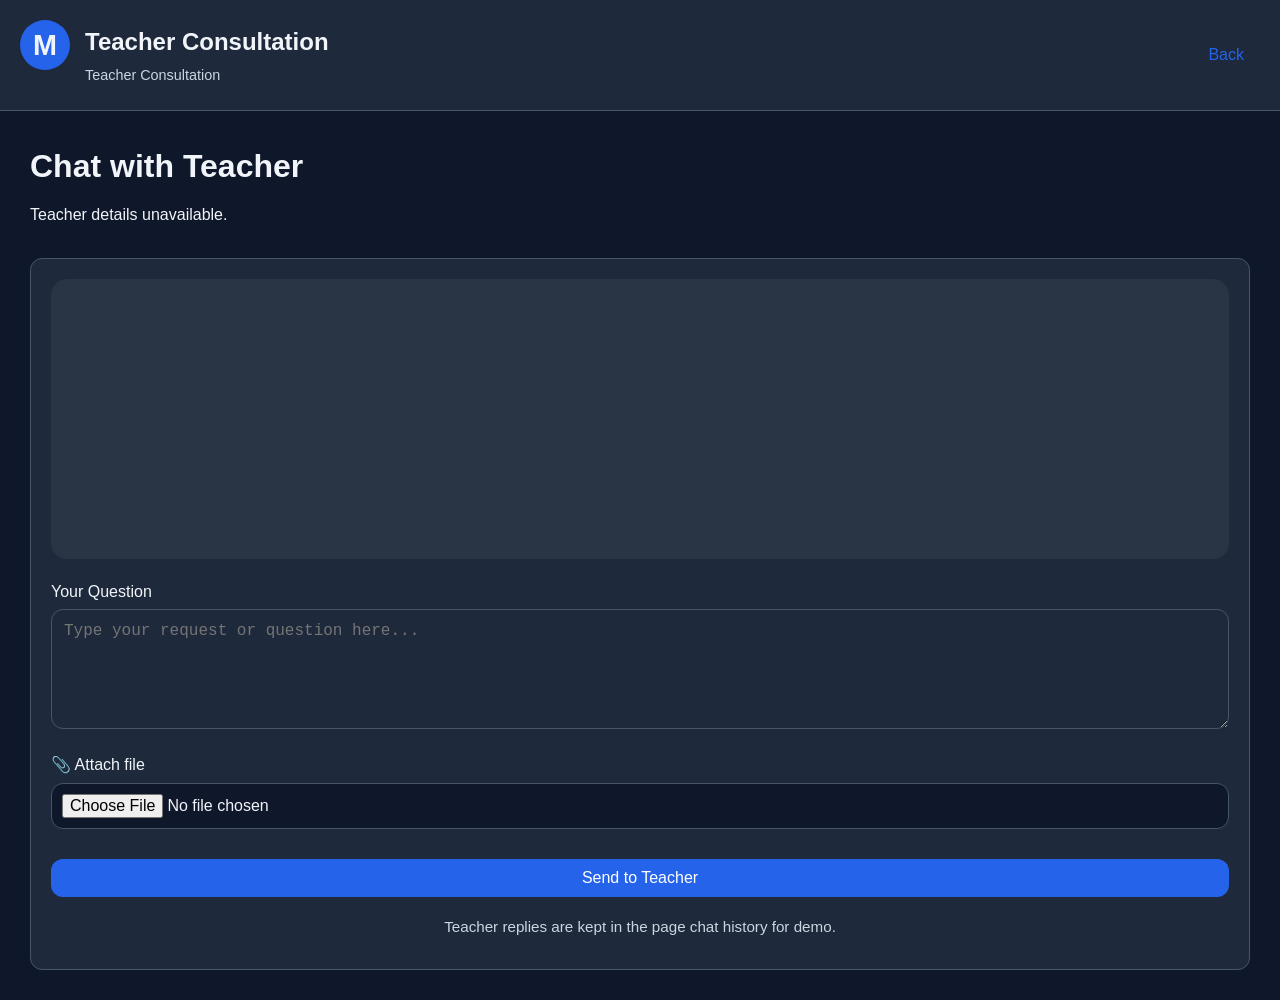
<file: public/teacher-chat.html>
<!DOCTYPE html>
<html lang="en">
<head>
    <meta charset="UTF-8">
    <meta name="viewport" content="width=device-width, initial-scale=1.0">
    <title>Mengo-Hub | Teacher Chat</title>
    <link rel="stylesheet" href="style.css">
</head>
<body>
    <div class="dashboard">
        <header class="dashboard-header">
            <div class="header-left">
                <div class="logo-circle small">M</div>
                <div>
                    <h1>Teacher Consultation</h1>
                    <p id="teacherName">Loading...</p>
                </div>
            </div>
            <div class="header-right">
                <button class="btn btn-text" onclick="window.location.href='dashboard.html'">Back</button>
            </div>
        </header>

        <main class="main-content">
            <div class="view-header">
                <div>
                    <h2 id="teacherTitle">Teacher Chat</h2>
                    <p id="teacherDetails"></p>
                </div>
            </div>
            <div class="card" id="chatCard">
                <div id="chatHistory" class="chat-history"></div>
                <div class="form-group">
                    <label for="consultMessage">Your Question</label>
                    <textarea id="consultMessage" rows="4" class="wide-textarea" placeholder="Type your request or question here..."></textarea>
                </div>
                <div class="form-group">
                    <label for="consultFile" class="file-label">📎 Attach file</label>
                    <input type="file" id="consultFile" class="file-input" accept=".pdf,.doc,.docx,.txt,.png,.jpg,.jpeg">
                </div>
                <button class="btn btn-primary btn-full" onclick="sendChatMessage()">Send to Teacher</button>
                <p class="login-note note-small">Teacher replies are kept in the page chat history for demo.</p>
            </div>
        </main>
    </div>

    <script src="teacher-chat.js"></script>
</body>
</html>
</file>
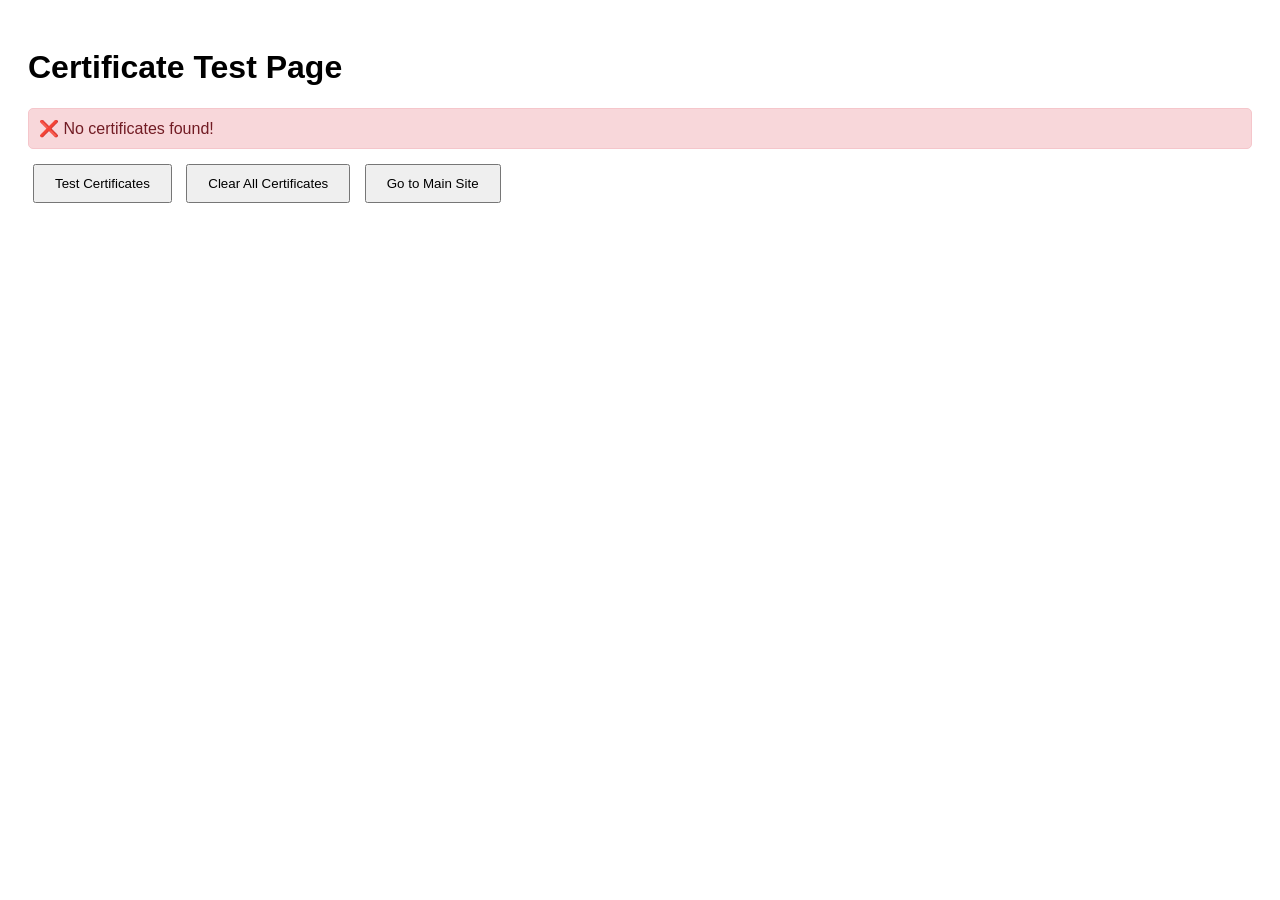
<file: public/test.html>
<!DOCTYPE html>
<html lang="en">
<head>
    <meta charset="UTF-8">
    <meta name="viewport" content="width=device-width, initial-scale=1.0">
    <title>Certificate Test</title>
    <style>
        body { font-family: Arial, sans-serif; padding: 20px; }
        .status { padding: 10px; margin: 10px 0; border-radius: 5px; }
        .success { background: #d4edda; color: #155724; border: 1px solid #c3e6cb; }
        .error { background: #f8d7da; color: #721c24; border: 1px solid #f5c6cb; }
        .info { background: #d1ecf1; color: #0c5460; border: 1px solid #bee5eb; }
        button { padding: 10px 20px; margin: 5px; cursor: pointer; }
    </style>
</head>
<body>
    <h1>Certificate Test Page</h1>
    <div id="status"></div>
    <button onclick="testCertificates()">Test Certificates</button>
    <button onclick="clearCertificates()">Clear All Certificates</button>
    <button onclick="goToMain()">Go to Main Site</button>

    <script>
        const DB_NAME = 'MengoHubCertificates';
        const CERT_STORE = 'certificates';

        function openDB() {
            return new Promise((resolve, reject) => {
                const request = indexedDB.open(DB_NAME, 1);
                request.onerror = () => reject(request.error);
                request.onsuccess = () => resolve(request.result);
                request.onupgradeneeded = (event) => {
                    const db = event.target.result;
                    if (!db.objectStoreNames.contains(CERT_STORE)) {
                        db.createObjectStore(CERT_STORE, { keyPath: 'serialNumber' });
                    }
                };
            });
        }

        async function getAllCertificates() {
            const db = await openDB();
            const transaction = db.transaction([CERT_STORE], 'readonly');
            const store = transaction.objectStore(CERT_STORE);
            return new Promise((resolve, reject) => {
                const request = store.getAll();
                request.onsuccess = () => resolve(request.result);
                request.onerror = () => reject(request.error);
            });
        }

        async function clearAllCertificates() {
            const db = await openDB();
            const transaction = db.transaction([CERT_STORE], 'readwrite');
            const store = transaction.objectStore(CERT_STORE);
            await new Promise((resolve, reject) => {
                const request = store.clear();
                request.onsuccess = () => resolve();
                request.onerror = () => reject(request.error);
            });
            testCertificates();
        }

        async function testCertificates() {
            const statusDiv = document.getElementById('status');
            statusDiv.innerHTML = '<div class="status info">Checking certificates...</div>';

            try {
                const certificates = await getAllCertificates();
                const now = new Date();

                if (certificates.length === 0) {
                    statusDiv.innerHTML = '<div class="status error">❌ No certificates found!</div>';
                    return;
                }

                let html = `<div class="status success">✅ Found ${certificates.length} certificate(s):</div>`;

                certificates.forEach((cert, i) => {
                    const expiry = new Date(cert.validity.notAfter);
                    const isExpired = now > expiry;
                    const daysLeft = Math.ceil((expiry - now) / (1000 * 60 * 60 * 24));

                    html += `
                        <div class="status ${isExpired ? 'error' : 'success'}">
                            <strong>Certificate ${i+1}:</strong><br>
                            Type: ${cert.extensions?.certificateType || 'UNKNOWN'}<br>
                            Serial: ${cert.serialNumber}<br>
                            Expires: ${expiry.toLocaleDateString()}<br>
                            Status: ${isExpired ? '❌ EXPIRED' : `✅ VALID (${daysLeft} days left)`}
                        </div>
                    `;
                });

                statusDiv.innerHTML = html;

            } catch (error) {
                statusDiv.innerHTML = `<div class="status error">❌ Error: ${error.message}</div>`;
            }
        }

        function goToMain() {
            window.location.href = 'index.html';
        }

        // Auto-test on load
        window.addEventListener('load', testCertificates);
    </script>
</body>
</html>
</file>
<file: public/style.css>
/* ============================================
   MENGO-HUB MODERN STYLESHEET
   ============================================ */

* {
    margin: 0;
    padding: 0;
    box-sizing: border-box;
}

:root {
    --primary: #2563eb;
    --primary-dark: #1e40af;
    --secondary: #64748b;
    --success: #059669;
    --danger: #dc2626;
    --warning: #f59e0b;
    --bg: #0f172a;
    --bg-light: #1e293b;
    --bg-lighter: #334155;
    --text: #f1f5f9;
    --text-muted: #cbd5e1;
    --border: #475569;
    --radius: 12px;
}

html, body {
    width: 100%;
    height: 100%;
    font-family: -apple-system, BlinkMacSystemFont, 'Segoe UI', Roboto, Oxygen, Ubuntu, Cantarell, sans-serif;
    background: var(--bg);
    color: var(--text);
    line-height: 1.6;
}

/* ============ BUTTONS ============ */
.btn {
    padding: 10px 20px;
    border: none;
    border-radius: var(--radius);
    font-size: 1rem;
    font-weight: 500;
    cursor: pointer;
    transition: all 0.3s ease;
    text-decoration: none;
    display: inline-block;
    text-align: center;
}

.btn-primary {
    background: var(--primary);
    color: white;
}

.btn-primary:hover {
    background: var(--primary-dark);
    transform: translateY(-2px);
    box-shadow: 0 4px 12px rgba(37, 99, 235, 0.4);
}

.btn-secondary {
    background: var(--bg-lighter);
    color: var(--text);
    border: 1px solid var(--border);
}

.btn-secondary:hover {
    background: var(--border);
}

.btn-text {
    background: transparent;
    color: var(--primary);
    padding: 8px 16px;
}

.btn-text:hover {
    background: rgba(37, 99, 235, 0.1);
}

.btn-full {
    width: 100%;
}

.btn-role {
    flex: 1;
    padding: 20px;
    display: flex;
    flex-direction: column;
    align-items: center;
    gap: 10px;
    font-size: 1.1rem;
}

.role-icon {
    font-size: 2.5rem;
}

.btn-success {
    background: #10b981;
    color: white;
    border: none;
    padding: 12px 24px;
    border-radius: 8px;
    cursor: pointer;
    font-size: 1rem;
    font-weight: 500;
    transition: all 0.3s ease;
    display: inline-flex;
    align-items: center;
    gap: 8px;
}

.btn-success:hover {
    background: #059669;
    transform: translateY(-1px);
}

.btn-admin {
    background: #f59e0b;
    color: white;
    border: none;
    padding: 12px 24px;
    border-radius: 8px;
    cursor: pointer;
    font-size: 1rem;
    font-weight: 500;
    transition: all 0.3s ease;
    display: inline-flex;
    align-items: center;
    gap: 8px;
}

.btn-admin:hover {
    background: #d97706;
    transform: translateY(-1px);
}

.btn-icon {
    font-size: 1.2rem;
}

.spinner {
    width: 16px;
    height: 16px;
    border: 2px solid rgba(255,255,255,0.3);
    border-top-color: white;
    border-radius: 50%;
    animation: spin 0.6s linear infinite;
}

@keyframes spin {
    to { transform: rotate(360deg); }
}

.hidden {
    display: none !important;
}



.audio-study-section {
  padding: 20px;
  background: linear-gradient(135deg, #667eea 0%, #764ba2 100%);
  color: white;
  border-radius: 8px;
  margin: 20px 0;
}

.preset-buttons {
  display: flex;
  gap: 10px;
  margin: 15px 0;
  flex-wrap: wrap;
}

.preset-buttons button {
  padding: 10px 15px;
  background: rgba(255,255,255,0.2);
  border: 2px solid white;
  color: white;
  border-radius: 5px;
  cursor: pointer;
  transition: 0.3s;
}

.preset-buttons button:hover {
  background: rgba(255,255,255,0.4);
}

.custom-generator {
  display: flex;
  gap: 10px;
  margin: 15px 0;
  flex-wrap: wrap;
  align-items: center;
}

.custom-generator label {
  font-weight: 500;
}

.custom-generator input {
  padding: 8px;
  border: none;
  border-radius: 4px;
  width: 80px;
}

.custom-generator button {
  padding: 8px 15px;
  background: white;
  color: #667eea;
  border: none;
  border-radius: 4px;
  font-weight: 500;
  cursor: pointer;
}

#loading-spinner {
  text-align: center;
  padding: 20px;
}


/* ============ HERO PAGE ============ */
.hero {
    width: 100%;
    min-height: 100vh;
    background: linear-gradient(135deg, var(--bg) 0%, var(--bg-light) 100%);
    display: flex;
    align-items: center;
    justify-content: center;
    padding: 20px;
}

.hero-content {
    max-width: 900px;
    width: 100%;
}

.logo-section {
    text-align: center;
    margin-bottom: 40px;
}

.logo-circle {
    width: 80px;
    height: 80px;
    background: var(--primary);
    border-radius: 50%;
    display: flex;
    align-items: center;
    justify-content: center;
    font-size: 2.5rem;
    font-weight: bold;
    margin: 0 auto 20px;
}

.logo-circle.small {
    width: 50px;
    height: 50px;
    font-size: 1.8rem;
}

.hero-content h1 {
    font-size: 3rem;
    margin-bottom: 10px;
    background: linear-gradient(135deg, var(--primary), #06b6d4);
    -webkit-background-clip: text;
    -webkit-text-fill-color: transparent;
}

.subtitle {
    font-size: 1.2rem;
    color: var(--text-muted);
}

.hero-text {
    text-align: center;
    margin-bottom: 50px;
}

.hero-text h2 {
    font-size: 2rem;
    margin-bottom: 20px;
}

.hero-text p {
    font-size: 1.1rem;
    color: var(--text-muted);
    margin-bottom: 30px;
}

.button-group {
    display: flex;
    gap: 15px;
    justify-content: center;
    flex-wrap: wrap;
}

.button-group .btn {
    min-width: 150px;
}

.features {
    display: grid;
    grid-template-columns: repeat(auto-fit, minmax(200px, 1fr));
    gap: 20px;
    margin-top: 50px;
}

.feature {
    background: var(--bg-light);
    padding: 25px;
    border-radius: var(--radius);
    border: 1px solid var(--border);
    text-align: center;
    transition: all 0.3s ease;
}

.feature:hover {
    border-color: var(--primary);
    box-shadow: 0 8px 24px rgba(37, 99, 235, 0.15);
    transform: translateY(-4px);
}

.feature-icon {
    font-size: 2.5rem;
    display: block;
    margin-bottom: 10px;
}

.feature h3 {
    margin-bottom: 8px;
}


.admin-controls {
    padding: 20px;
    background: #f8f9fa;
    border-radius: 8px;
}

.toggle-grid {
    display: grid;
    grid-template-columns: repeat(auto-fit, minmax(200px, 1fr));
    gap: 15px;
    margin-top: 15px;
}

.toggle-item {
    display: flex;
    align-items: center;
    padding: 10px;
    background: white;
    border-radius: 5px;
    box-shadow: 0 1px 3px rgba(0,0,0,0.1);
}

.toggle-item input[type="checkbox"] {
    margin-left: auto;
    width: 24px;
    height: 24px;
    cursor: pointer;
}

.toggle-item label {
    font-weight: 500;
    text-transform: capitalize;
}

.email-config-form {
    max-width: 500px;
    display: flex;
    flex-direction: column;
    gap: 10px;
}

.email-config-form input,
.email-config-form select {
    padding: 10px;
    border: 1px solid #ddd;
    border-radius: 4px;
    font-size: 14px;
}

.validation-result {
    padding: 15px;
    background: #e8f4f8;
    border-left: 4px solid #0066cc;
    border-radius: 4px;
    margin-top: 10px;
}

.cert-manager-list {
    list-style: none;
    padding: 0;
}

.cert-item {
    padding: 10px;
    margin: 5px 0;
    background: white;
    border-radius: 4px;
    display: flex;
    justify-content: space-between;
    align-items: center;
}

.cert-item button {
    padding: 5px 10px;
    background: #dc3545;
    color: white;
    border: none;
    border-radius: 3px;
    cursor: pointer;
}

/* ============ MODAL ============ */
.modal {
    position: fixed;
    top: 0;
    left: 0;
    width: 100%;
    height: 100%;
    background: rgba(0, 0, 0, 0.7);
    display: flex;
    align-items: center;
    justify-content: center;
    z-index: 1000;
    -webkit-backdrop-filter: blur(3px);
    backdrop-filter: blur(3px);
}

.modal.hidden {
    display: none;
}

.modal-content {
    background: var(--bg-light);
    padding: 40px;
    border-radius: var(--radius);
    box-shadow: 0 20px 60px rgba(0, 0, 0, 0.5);
    max-width: 400px;
    width: 90vw;
    border: 1px solid var(--border);
}

.modal-content h2 {
    margin-bottom: 15px;
    font-size: 1.5rem;
}

.modal-content p {
    color: var(--text-muted);
    margin-bottom: 30px;
}

.role-buttons {
    display: flex;
    gap: 15px;
    margin-bottom: 20px;
}

/* ============ LOGIN PAGE ============ */
.login-container {
    width: 100%;
    min-height: 100vh;
    display: flex;
    align-items: center;
    justify-content: center;
    background: linear-gradient(135deg, var(--bg) 0%, var(--bg-light) 100%);
    padding: 20px;
}

.login-card {
    width: 100%;
    max-width: 420px;
    background: var(--bg-light);
    border: 1px solid var(--border);
    border-radius: var(--radius);
    padding: 40px;
    text-align: center;
    box-shadow: 0 20px 60px rgba(0, 0, 0, 0.5);
    animation: slideUp 0.6s ease-out;
}

.login-header {
    text-align: center;
    margin-bottom: 30px;
}

.login-header h1 {
    font-size: 1.8rem;
    margin-bottom: 5px;
    background: linear-gradient(135deg, var(--primary), #06b6d4);
    -webkit-background-clip: text;
    -webkit-text-fill-color: transparent;
}

.login-header p {
    color: var(--text-muted);
}

.login-logo {
    width: 128px;
    height: 128px;
    object-fit: cover;
    border-radius: 20px;
    border: 1px solid rgba(255,255,255,0.22);
    box-shadow: 0 18px 30px rgba(0,0,0,0.1);
}


/* ============ FORM ============ */
.form-group {
    margin-bottom: 20px;
}

.form-group label {
    display: block;
    margin-bottom: 8px;
    font-weight: 500;
    color: var(--text);
}

.form-group input[type="text"],
.form-group input[type="password"] {
    width: 100%;
    padding: 12px;
    background: var(--bg);
    border: 1px solid var(--border);
    border-radius: 8px;
    color: var(--text);
    font-size: 1rem;
    transition: all 0.3s ease;
}

.form-group input:focus {
    outline: none;
    border-color: var(--primary);
    box-shadow: 0 0 0 3px rgba(37, 99, 235, 0.1);
}

.role-radio {
    display: flex;
    gap: 20px;
    justify-content: center;
    align-items: center;
}

.role-radio label {
    display: flex;
    align-items: center;
    gap: 8px;
    margin: 0;
    cursor: pointer;
}

.certificate-list-section {
    margin-top: 30px;
    background: rgba(255,255,255,0.04);
    border: 1px solid rgba(255,255,255,0.08);
    padding: 20px;
    border-radius: 16px;
}

.certificate-summary-row,
.certificate-row {
    margin-bottom: 10px;
    padding: 10px;
    border-radius: 12px;
}

.certificate-summary-row {
    display: flex;
    justify-content: space-between;
    gap: 20px;
    border: 1px solid rgba(255,255,255,0.08);
    background: rgba(255,255,255,0.02);
}

.certificate-row {
    display: grid;
    grid-template-columns: 2fr 1fr 1fr;
    gap: 10px;
    padding: 14px;
    border: 1px solid rgba(255,255,255,0.08);
    background: rgba(255,255,255,0.02);
}

.certificate-row.expired {
    opacity: 0.75;
}

.search-input {
    width: 100%;
    max-width: 520px;
    padding: 12px;
    border-radius: 10px;
    border: 1px solid var(--border);
    background: var(--bg);
    color: var(--text);
    margin-top: 10px;
}

.teacher-card {
    padding: 20px;
    border-radius: 18px;
    border: 1px solid rgba(255,255,255,0.08);
    background: rgba(255,255,255,0.03);
}

.teacher-avatar {
    width: 60px;
    height: 60px;
    border-radius: 50%;
    background: var(--primary);
    color: white;
    display: inline-flex;
    align-items: center;
    justify-content: center;
    font-size: 1.5rem;
    margin-bottom: 15px;
}

.dashboard-grid,
.subjects-grid,
.teachers-grid {
    display: grid;
    grid-template-columns: repeat(auto-fit, minmax(250px, 1fr));
    gap: 20px;
    margin-top: 20px;
}

.data-table {
    width: 100%;
    border-collapse: collapse;
    margin-top: 20px;
}

.data-table th,
.data-table td {
    padding: 12px 14px;
    border: 1px solid rgba(255,255,255,0.08);
    text-align: left;
}

.data-table th {
    background: rgba(255,255,255,0.04);
}

.view-header {
    display: flex;
    justify-content: space-between;
    align-items: center;
    gap: 20px;
    margin-bottom: 20px;
    flex-wrap: wrap;
}

.update-form,
.assignment-form {
    margin-bottom: 24px;
    padding: 20px;
    border-radius: 16px;
    border: 1px solid rgba(255,255,255,0.08);
    background: rgba(255,255,255,0.03);
}

.update-form textarea,
.assignment-form textarea,
.assignment-form input,
.update-form input,
.assignment-form select {
    width: 100%;
    margin-bottom: 14px;
    padding: 12px;
    border-radius: 10px;
    border: 1px solid var(--border);
    background: var(--bg);
    color: var(--text);
}

.timetable table {
    width: 100%;
    border-collapse: collapse;
    margin-top: 20px;
}

.timetable th,
.timetable td {
    padding: 12px;
    border: 1px solid rgba(255,255,255,0.08);
}

.timetable th {
    background: rgba(255,255,255,0.04);
}

.teachers-grid .teacher-card {
    display: flex;
    flex-direction: column;
    gap: 12px;
}

.teacher-meta {
    color: var(--text-muted);
    font-size: 0.95rem;
}

.teacher-quote {
    font-style: italic;
    color: var(--text-muted);
}

.students-table img {
    width: 42px;
    height: 42px;
    border-radius: 50%;
    object-fit: cover;
}

.role-radio input[type="radio"] {
    cursor: pointer;
}

.login-note {
    font-size: 0.85rem;
    color: var(--text-muted);
    text-align: center;
    margin: 15px 0;
}

/* ============ NOTIFICATIONS ============ */
.notification {
    padding: 15px;
    border-radius: 8px;
    margin-bottom: 20px;
    font-weight: 500;
    animation: slideIn 0.3s ease;
}

@keyframes slideIn {
    from {
        transform: translateY(-10px);
        opacity: 0;
    }
    to {
        transform: translateY(0);
        opacity: 1;
    }
}

.notification.success {
    background: rgba(5, 150, 105, 0.2);
    border: 1px solid var(--success);
    color: #d1fae5;
}

.notification.error {
    background: rgba(220, 38, 38, 0.2);
    border: 1px solid var(--danger);
    color: #fee2e2;
}

.notification.info {
    background: rgba(37, 99, 235, 0.2);
}

.chat-history {
    min-height: 280px;
    max-height: 420px;
    overflow-y: auto;
    background: rgba(255,255,255,0.05);
    border-radius: 16px;
    padding: 16px;
    margin-bottom: 20px;
}

.wide-textarea,
.form-group textarea {
    width: 100%;
    max-width: 100%;
    resize: vertical;
    min-height: 120px;
    border-radius: 12px;
    padding: 12px;
    background: var(--bg-light);
    border: 1px solid var(--border);
    color: var(--text);
    font-size: 1rem;
}

.file-label {
    display: inline-block;
    margin-bottom: 8px;
    font-weight: 600;
}

.file-input {
    width: 100%;
    padding: 10px 12px;
    border-radius: 10px;
    border: 1px solid var(--border);
    background: var(--bg);
    color: var(--text);
}

.note-small {
    margin-top: 18px;
}
    border: 1px solid var(--primary);
    color: #dbeafe;
}

/* ============ DASHBOARD ============ */
.dashboard {
    display: flex;
    flex-direction: column;
    height: 100vh;
}

.dashboard-header {
    background: var(--bg-light);
    border-bottom: 1px solid var(--border);
    padding: 20px;
    display: flex;
    justify-content: space-between;
    align-items: center;
}

.header-left {
    display: flex;
    align-items: center;
    gap: 15px;
}

.header-left h1 {
    font-size: 1.5rem;
    margin-bottom: 3px;
}

.header-left p {
    color: var(--text-muted);
    font-size: 0.9rem;
}

.header-right {
    display: flex;
    gap: 10px;
}

.dashboard-layout {
    display: flex;
    flex: 1;
    overflow: hidden;
}

.sidebar {
    width: 280px;
    background: var(--bg);
    border-right: 1px solid var(--border);
    padding: 20px;
    overflow-y: auto;
}

.profile-card {
    background: var(--bg-light);
    padding: 20px;
    border-radius: var(--radius);
    border: 1px solid var(--border);
    text-align: center;
    margin-bottom: 30px;
}

.profile-avatar {
    width: 70px;
    height: 70px;
    background: var(--primary);
    border-radius: 50%;
    display: flex;
    align-items: center;
    justify-content: center;
    font-size: 2rem;
    font-weight: bold;
    margin: 0 auto 15px;
}

.profile-card h3 {
    margin-bottom: 8px;
    font-size: 1.1rem;
}

.profile-card p {
    color: var(--text-muted);
    font-size: 0.9rem;
    margin-bottom: 5px;
}

.menu {
    display: flex;
    flex-direction: column;
    gap: 8px;
}

.menu-item {
    background: transparent;
    border: 1px solid var(--border);
    color: var(--text);
    padding: 12px 15px;
    border-radius: 8px;
    text-align: left;
    cursor: pointer;
    transition: all 0.3s ease;
    display: flex;
    align-items: center;
    gap: 10px;
    font-size: 0.95rem;
}

.menu-item:hover {
    background: rgba(37, 99, 235, 0.1);
    border-color: var(--primary);
}

.menu-item.active {
    background: var(--primary);
    border-color: var(--primary);
    font-weight: 600;
}

.main-content {
    flex: 1;
    padding: 30px;
    overflow-y: auto;
}

.view-header {
    margin-bottom: 30px;
}

.view-header h2 {
    font-size: 2rem;
    margin-bottom: 10px;
}

.search-input {
    width: 100%;
    max-width: 300px;
    padding: 10px 15px;
    background: var(--bg-light);
    border: 1px solid var(--border);
    border-radius: 8px;
    color: var(--text);
    font-size: 0.95rem;
    margin-top: 15px;
}

.search-input:focus {
    outline: none;
    border-color: var(--primary);
}

.dashboard-grid {
    display: grid;
    grid-template-columns: repeat(auto-fit, minmax(250px, 1fr));
    gap: 20px;
    margin-bottom: 30px;
}

.card {
    background: var(--bg-light);
    border: 1px solid var(--border);
    border-radius: var(--radius);
    padding: 20px;
    transition: all 0.3s ease;
}

.card:hover {
    border-color: var(--primary);
    box-shadow: 0 8px 24px rgba(37, 99, 235, 0.15);
}

.card h3 {
    margin-bottom: 12px;
    font-size: 1.1rem;
}

.card p {
    color: var(--text-muted);
    margin-bottom: 10px;
    font-size: 0.95rem;
}

.card small {
    color: var(--text-muted);
    font-size: 0.85rem;
}

.card .btn {
    margin-top: 15px;
}

.teachers-grid {
    display: grid;
    grid-template-columns: repeat(auto-fill, minmax(260px, 1fr));
    gap: 20px;
}

.teacher-card {
    background: var(--bg-light);
    border: 1px solid var(--border);
    border-radius: var(--radius);
    padding: 20px;
    text-align: center;
    transition: all 0.3s ease;
}

.teacher-card:hover {
    border-color: var(--primary);
    box-shadow: 0 8px 24px rgba(37, 99, 235, 0.15);
    transform: translateY(-4px);
}

.teacher-avatar {
    width: 80px;
    height: 80px;
    background: linear-gradient(135deg, var(--primary), #06b6d4);
    border-radius: 50%;
    display: flex;
    align-items: center;
    justify-content: center;
    font-size: 2rem;
    font-weight: bold;
    margin: 0 auto 15px;
}

.teacher-card h3 {
    margin-bottom: 10px;
}

.teacher-quote {
    font-style: italic;
    color: var(--text-muted);
    margin: 12px 0;
    font-size: 0.95rem;
}

.teacher-card p:last-of-type {
    color: var(--text-muted);
    font-size: 0.9rem;
    margin: 15px 0;
}

.subjects-grid {
    display: grid;
    grid-template-columns: repeat(auto-fill, minmax(200px, 1fr));
    gap: 20px;
}

/* ============ TIMETABLE ============ */
.timetable {
    background: var(--bg-light);
    border: 1px solid var(--border);
    border-radius: var(--radius);
    padding: 20px;
    overflow-x: auto;
}

.timetable table {
    width: 100%;
    border-collapse: collapse;
}

.timetable th {
    background: var(--primary);
    padding: 12px;
    text-align: left;
    font-weight: 600;
}

.timetable td {
    padding: 12px;
    border-top: 1px solid var(--border);
}

.timetable tr:hover {
    background: rgba(37, 99, 235, 0.05);
}

.loading {
    text-align: center;
    padding: 40px;
    color: var(--text-muted);
}

/* ============ RESPONSIVE ============ */
@media (max-width: 768px) {
    .dashboard-layout {
        flex-direction: column;
    }

    .sidebar {
        width: 100%;
        border-right: none;
        border-bottom: 1px solid var(--border);
        padding: 15px;
        max-height: 200px;
        overflow-x: auto;
        overflow-y: hidden;
    }

    .menu {
        flex-direction: row;
        overflow-x: auto;
    }

    .menu-item {
        white-space: nowrap;
        flex-shrink: 0;
    }

    .main-content {
        padding: 20px;
    }

    .hero-content h1 {
        font-size: 2rem;
    }

    .button-group {
        flex-direction: column;
    }

    .teachers-grid {
        grid-template-columns: 1fr;
    }

    .header-left,
    .header-right {
        flex-direction: column;
    }

    .dashboard-header {
        flex-direction: column;
        gap: 15px;
    }
}

/* ============ SCROLLBAR ============ */
::-webkit-scrollbar {
    width: 8px;
    height: 8px;
}

::-webkit-scrollbar-track {
    background: var(--bg);
}

::-webkit-scrollbar-thumb {
    background: var(--border);
    border-radius: 4px;
}

::-webkit-scrollbar-thumb:hover {
    background: var(--primary);
}

/* ============ PAYMENT MODAL ============ */
.payment-modal {
    position: fixed;
    top: 0;
    left: 0;
    width: 100%;
    height: 100%;
    background: rgba(0, 0, 0, 0.8);
    display: flex;
    align-items: center;
    justify-content: center;
    z-index: 1000;
}

.payment-card {
    background: var(--bg-light);
    padding: 30px;
    border-radius: var(--radius);
    border: 1px solid var(--border);
    max-width: 400px;
    width: 90%;
    text-align: center;
}

.payment-card h2 {
    margin-bottom: 15px;
    color: var(--text);
}

.payment-details {
    background: var(--bg);
    padding: 15px;
    border-radius: var(--radius);
    margin: 20px 0;
    border: 1px solid var(--border);
    text-align: left;
}

.payment-details strong {
    color: var(--primary);
}

#paymentForm .form-group {
    margin-bottom: 15px;
    text-align: left;
}

#paymentForm label {
    display: block;
    margin-bottom: 5px;
    font-weight: 500;
}

#paymentForm input {
    width: 100%;
    padding: 10px;
    border: 1px solid var(--border);
    border-radius: var(--radius);
    background: var(--bg);
    color: var(--text);
    font-size: 1rem;
}

#paymentForm input:focus {
    outline: none;
    border-color: var(--primary);
}

#paymentForm .btn {
    margin: 10px 5px 0 0;
}

/* ============ ADMIN PANEL ============ */
.admin-panel {
    height: 100vh;
    display: flex;
    flex-direction: column;
}

.overview-grid {
    display: grid;
    grid-template-columns: repeat(auto-fit, minmax(250px, 1fr));
    gap: 20px;
    margin-bottom: 30px;
}

.stat-card {
    background: var(--bg-light);
    padding: 20px;
    border-radius: var(--radius);
    border: 1px solid var(--border);
    text-align: center;
}

.stat-card h3 {
    margin-bottom: 10px;
    color: var(--text-muted);
    font-size: 0.9rem;
    text-transform: uppercase;
}

.stat-number {
    font-size: 2.5rem;
    font-weight: bold;
    color: var(--primary);
}

.quick-actions {
    background: var(--bg-light);
    padding: 20px;
    border-radius: var(--radius);
    border: 1px solid var(--border);
}

.quick-actions h3 {
    margin-bottom: 15px;
}

.quick-actions .btn {
    margin-right: 10px;
    margin-bottom: 10px;
}

.data-table {
    width: 100%;
    border-collapse: collapse;
    background: var(--bg-light);
    border-radius: var(--radius);
    overflow: hidden;
    border: 1px solid var(--border);
}

.data-table th,
.data-table td {
    padding: 12px;
    text-align: left;
    border-bottom: 1px solid var(--border);
}

.data-table th {
    background: var(--bg);
    font-weight: 600;
    color: var(--text);
}

.data-table tr:hover {
    background: var(--bg);
}

.data-table select {
    padding: 5px;
    border: 1px solid var(--border);
    border-radius: 4px;
    background: var(--bg);
    color: var(--text);
}

.recovery-form {
    background: var(--bg-light);
    padding: 20px;
    border-radius: var(--radius);
    border: 1px solid var(--border);
    max-width: 400px;
}

.recovery-form h3 {
    margin-bottom: 15px;
}

.error {
    color: var(--danger);
    padding: 20px;
    text-align: center;
}

/* ============ PAYMENT PAGE ============ */
.payment-page {
    min-height: 100vh;
    background: var(--bg);
    display: flex;
    align-items: center;
    justify-content: center;
    padding: 20px;
}

.payment-container {
    max-width: 600px;
    width: 100%;
}

.payment-header {
    text-align: center;
    margin-bottom: 30px;
}

.payment-logo {
    width: 80px;
    height: 80px;
    margin-bottom: 15px;
}

.payment-card {
    background: var(--bg-light);
    padding: 30px;
    border-radius: var(--radius);
    border: 1px solid var(--border);
    text-align: center;
}

.payment-card h2 {
    text-align: center;
    margin-bottom: 20px;
    color: var(--text);
}

.payment-amount {
    text-align: center;
    margin: 20px 0;
    padding: 20px;
    background: var(--bg);
    border-radius: var(--radius);
    border: 2px solid var(--primary);
}

.amount {
    display: block;
    font-size: 2.5rem;
    font-weight: bold;
    color: var(--primary);
    margin-bottom: 5px;
}

.description {
    color: var(--text-muted);
    font-size: 0.9rem;
}

.payment-instructions {
    margin: 20px 0;
    padding: 20px;
    background: var(--bg);
    border-radius: var(--radius);
    border: 1px solid var(--border);
}

.payment-instructions h3 {
    margin-bottom: 15px;
    color: var(--text);
}

.payment-instructions ol {
    padding-left: 20px;
}

.payment-instructions li {
    margin-bottom: 8px;
    line-height: 1.5;
}

.payment-details {
    margin: 20px 0;
    padding: 15px;
    background: var(--bg);
    border-radius: var(--radius);
    border: 1px solid var(--border);
}

.detail-item {
    margin-bottom: 8px;
    padding: 5px 0;
    border-bottom: 1px solid var(--border);
}

.detail-item:last-child {
    border-bottom: none;
}

#paymentVerificationForm .form-group {
    margin-bottom: 20px;
}

#paymentVerificationForm label {
    display: block;
    margin-bottom: 5px;
    font-weight: 500;
}

#paymentVerificationForm input {
    width: 100%;
    padding: 12px;
    border: 1px solid var(--border);
    border-radius: var(--radius);
    background: var(--bg);
    color: var(--text);
    font-size: 1rem;
}

#paymentVerificationForm input:focus {
    outline: none;
    border-color: var(--primary);
}

#paymentVerificationForm small {
    display: block;
    margin-top: 5px;
    color: var(--text-muted);
    font-size: 0.8rem;
}

.payment-actions {
    margin-top: 20px;
    display: flex;
    gap: 10px;
    justify-content: center;
}

/* ============ CERTIFICATE MANAGEMENT ============ */
.certificate-section {
    background: var(--bg-light);
    padding: 20px;
    border-radius: var(--radius);
    border: 1px solid var(--border);
    margin-bottom: 20px;
}

.certificate-section h3 {
    margin-bottom: 15px;
}

.certificate-display {
    background: var(--bg-light);
    padding: 20px;
    border-radius: var(--radius);
    border: 1px solid var(--border);
}

.certificate-display h3 {
    margin-bottom: 15px;
}

.certificate-display pre {
    background: var(--bg);
    padding: 15px;
    border-radius: var(--radius);
    border: 1px solid var(--border);
    overflow-x: auto;
    margin-bottom: 15px;
    font-size: 0.9rem;
    line-height: 1.4;
}

.certificate-note {
    color: var(--text-muted);
    font-size: 0.9rem;
    font-style: italic;
}

/* ============ CERTIFICATE INSTALLER ============ */
.installer-container {
    min-height: 100vh;
    background: var(--bg);
    display: flex;
    align-items: center;
    justify-content: center;
    padding: 20px;
}

.installer-card {
    background: var(--bg-light);
    padding: 30px;
    border-radius: var(--radius);
    border: 1px solid var(--border);
    max-width: 700px;
    width: 100%;
}

.installer-header {
    text-align: center;
    margin-bottom: 30px;
}

.installer-logo {
    width: 80px;
    height: 80px;
    margin-bottom: 15px;
}

.installer-content h3 {
    margin-bottom: 15px;
    color: var(--text);
}

/* Access Certificate Section */
.access-section {
    margin-bottom: 30px;
    padding: 20px;
    background: linear-gradient(135deg, rgba(37, 99, 235, 0.1), rgba(37, 99, 235, 0.05));
    border-radius: var(--radius);
    border: 1px solid var(--primary);
}

.access-section h3 {
    color: var(--primary);
    margin-bottom: 10px;
}

.certificate-status {
    margin: 15px 0;
    padding: 15px;
    background: var(--bg);
    border-radius: var(--radius);
    border: 1px solid var(--border);
}

.certificate-status p {
    margin: 0;
    font-size: 0.95rem;
}

/* Admin Section */
.admin-section {
    margin-bottom: 30px;
    padding: 20px;
    background: linear-gradient(135deg, rgba(239, 68, 68, 0.1), rgba(239, 68, 68, 0.05));
    border-radius: var(--radius);
    border: 1px solid var(--danger);
}

.admin-section h3 {
    color: var(--danger);
    margin-bottom: 10px;
}

/* Certificate Form */
.certificate-form {
    margin-top: 20px;
}

.form-group {
    margin-bottom: 15px;
}

.form-group label {
    display: block;
    margin-bottom: 5px;
    font-weight: 500;
    color: var(--text);
}

.form-group input,
.form-group select {
    width: 100%;
    padding: 10px;
    background: var(--bg);
    border: 1px solid var(--border);
    border-radius: var(--radius);
    color: var(--text);
    font-size: 1rem;
}

.form-group input:focus,
.form-group select:focus {
    outline: none;
    border-color: var(--primary);
    box-shadow: 0 0 0 2px rgba(37, 99, 235, 0.2);
}

/* Certificate Display */
.certificate-display {
    margin-top: 20px;
    padding: 20px;
    background: var(--bg);
    border-radius: var(--radius);
    border: 1px solid var(--border);
}

.certificate-display h4 {
    margin-bottom: 15px;
    color: var(--text);
}

.certificate-display textarea {
    width: 100%;
    min-height: 200px;
    padding: 10px;
    background: var(--bg-light);
    border: 1px solid var(--border);
    border-radius: var(--radius);
    color: var(--text);
    font-family: 'Courier New', monospace;
    font-size: 0.85rem;
    resize: vertical;
}

.certificate-actions {
    margin-top: 15px;
    display: flex;
    gap: 10px;
    justify-content: center;
}

.cert-details {
    background: var(--bg);
    padding: 15px;
    border-radius: var(--radius);
    border: 1px solid var(--border);
    margin-bottom: 20px;
}

.cert-field {
    margin-bottom: 8px;
    padding: 5px 0;
    border-bottom: 1px solid var(--border);
}

.cert-field:last-child {
    border-bottom: none;
}

.cert-field strong {
    color: var(--primary);
}

.installation-steps {
    margin: 20px 0;
    padding: 20px;
    background: var(--bg);
    border-radius: var(--radius);
    border: 1px solid var(--border);
}

.installation-steps ol {
    padding-left: 20px;
}

.installation-steps li {
    margin-bottom: 8px;
    line-height: 1.5;
}

.installer-actions {
    margin-top: 20px;
    display: flex;
    gap: 10px;
    justify-content: center;
}

.quick-install {
    margin-bottom: 30px;
    padding: 20px;
    background: linear-gradient(135deg, var(--primary-light), var(--primary));
    color: white;
    border-radius: var(--radius);
    text-align: center;
}

.quick-install h3 {
    margin-bottom: 10px;
    color: white;
}

.quick-install p {
    margin-bottom: 20px;
    opacity: 0.9;
}

.quick-buttons {
    display: flex;
    gap: 15px;
    justify-content: center;
    flex-wrap: wrap;
}

.quick-note {
    margin-top: 15px;
    font-size: 0.9rem;
    opacity: 0.8;
    font-style: italic;
}

.divider {
    display: flex;
    align-items: center;
    margin: 30px 0;
    text-align: center;
}

.divider::before,
.divider::after {
    content: '';
    flex: 1;
    height: 1px;
    background: var(--border);
}

.divider span {
    padding: 0 20px;
    color: var(--text-secondary);
    font-weight: 500;
}

.certificate-upload {
    margin-bottom: 20px;
    padding: 20px;
    background: var(--bg-light);
    border-radius: var(--radius);
    border: 2px dashed var(--border);
}

.certificate-upload h3 {
    color: var(--text);
    margin-bottom: 10px;
}

.certificate-upload p {
    color: var(--text-muted);
    margin-bottom: 15px;
}

.certificate-upload input[type='file'] {
    width: 100%;
    padding: 10px;
    background: var(--bg);
    border: 1px solid var(--border);
    border-radius: var(--radius);
    color: var(--text);
    margin-bottom: 10px;
}

.file-status {
    padding: 8px 12px;
    border-radius: var(--radius);
    font-size: 0.9rem;
    font-weight: 500;
}

.file-status.success {
    background: rgba(5, 150, 105, 0.1);
    color: var(--success);
    border: 1px solid var(--success);
}

.file-status.error {
    background: rgba(220, 38, 38, 0.1);
    color: var(--danger);
    border: 1px solid var(--danger);
}
    background: var(--bg);
}

/* ============ CERTIFICATE INSTALLER ============ */
.certificate-upload {
    margin-bottom: 20px;
    padding: 20px;
    background: var(--bg-light);
    border-radius: var(--radius);
    border: 2px dashed var(--border);
}

.certificate-upload h3 {
    color: var(--text);
    margin-bottom: 10px;
}

.certificate-upload p {
    color: var(--text-muted);
    margin-bottom: 15px;
}

.certificate-upload input[type='file'] {
    width: 100%;
    padding: 10px;
    background: var(--bg);
    border: 1px solid var(--border);
    border-radius: var(--radius);
    color: var(--text);
    margin-bottom: 10px;
}

.file-status {
    padding: 8px 12px;
    border-radius: var(--radius);
    font-size: 0.9rem;
    font-weight: 500;
}

.file-status.success {
    background: rgba(5, 150, 105, 0.1);
    color: var(--success);
    border: 1px solid var(--success);
}

.file-status.error {
    background: rgba(220, 38, 38, 0.1);
    color: var(--danger);
    border: 1px solid var(--danger);
}
</file>
